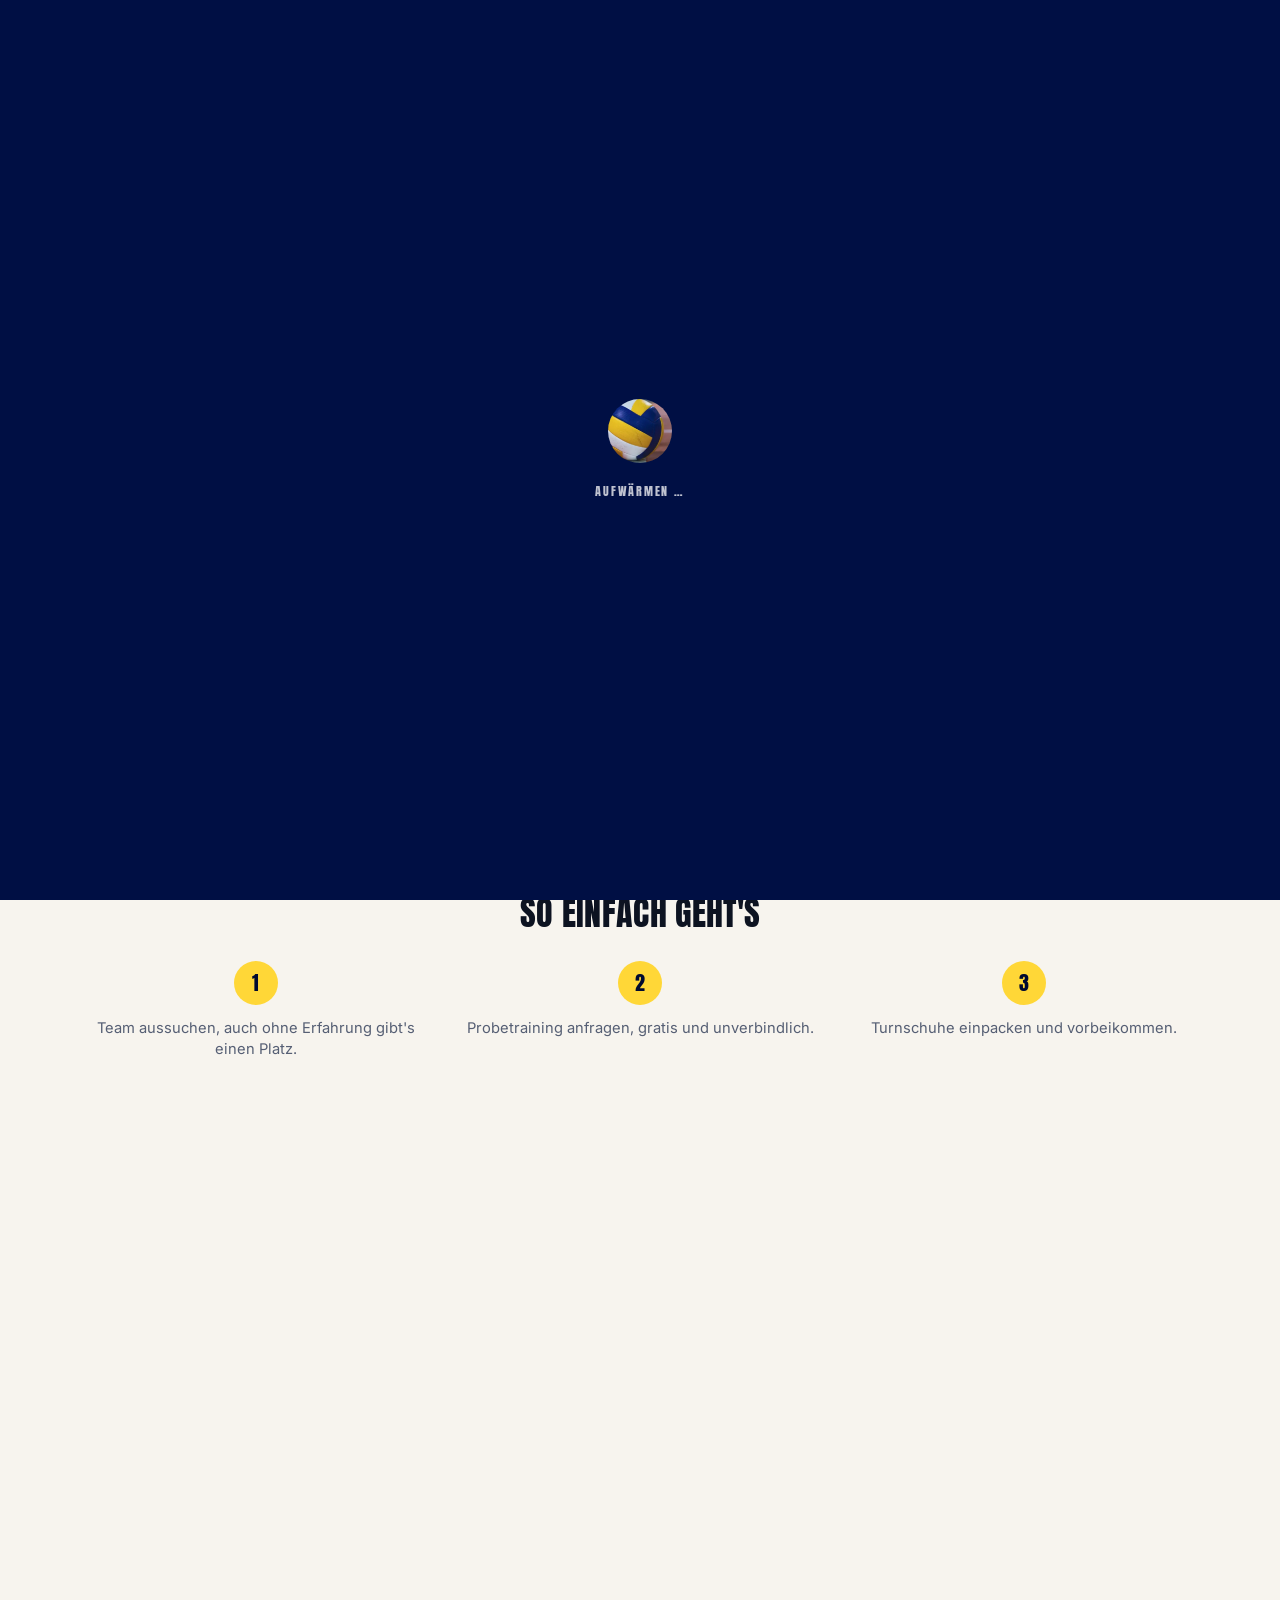
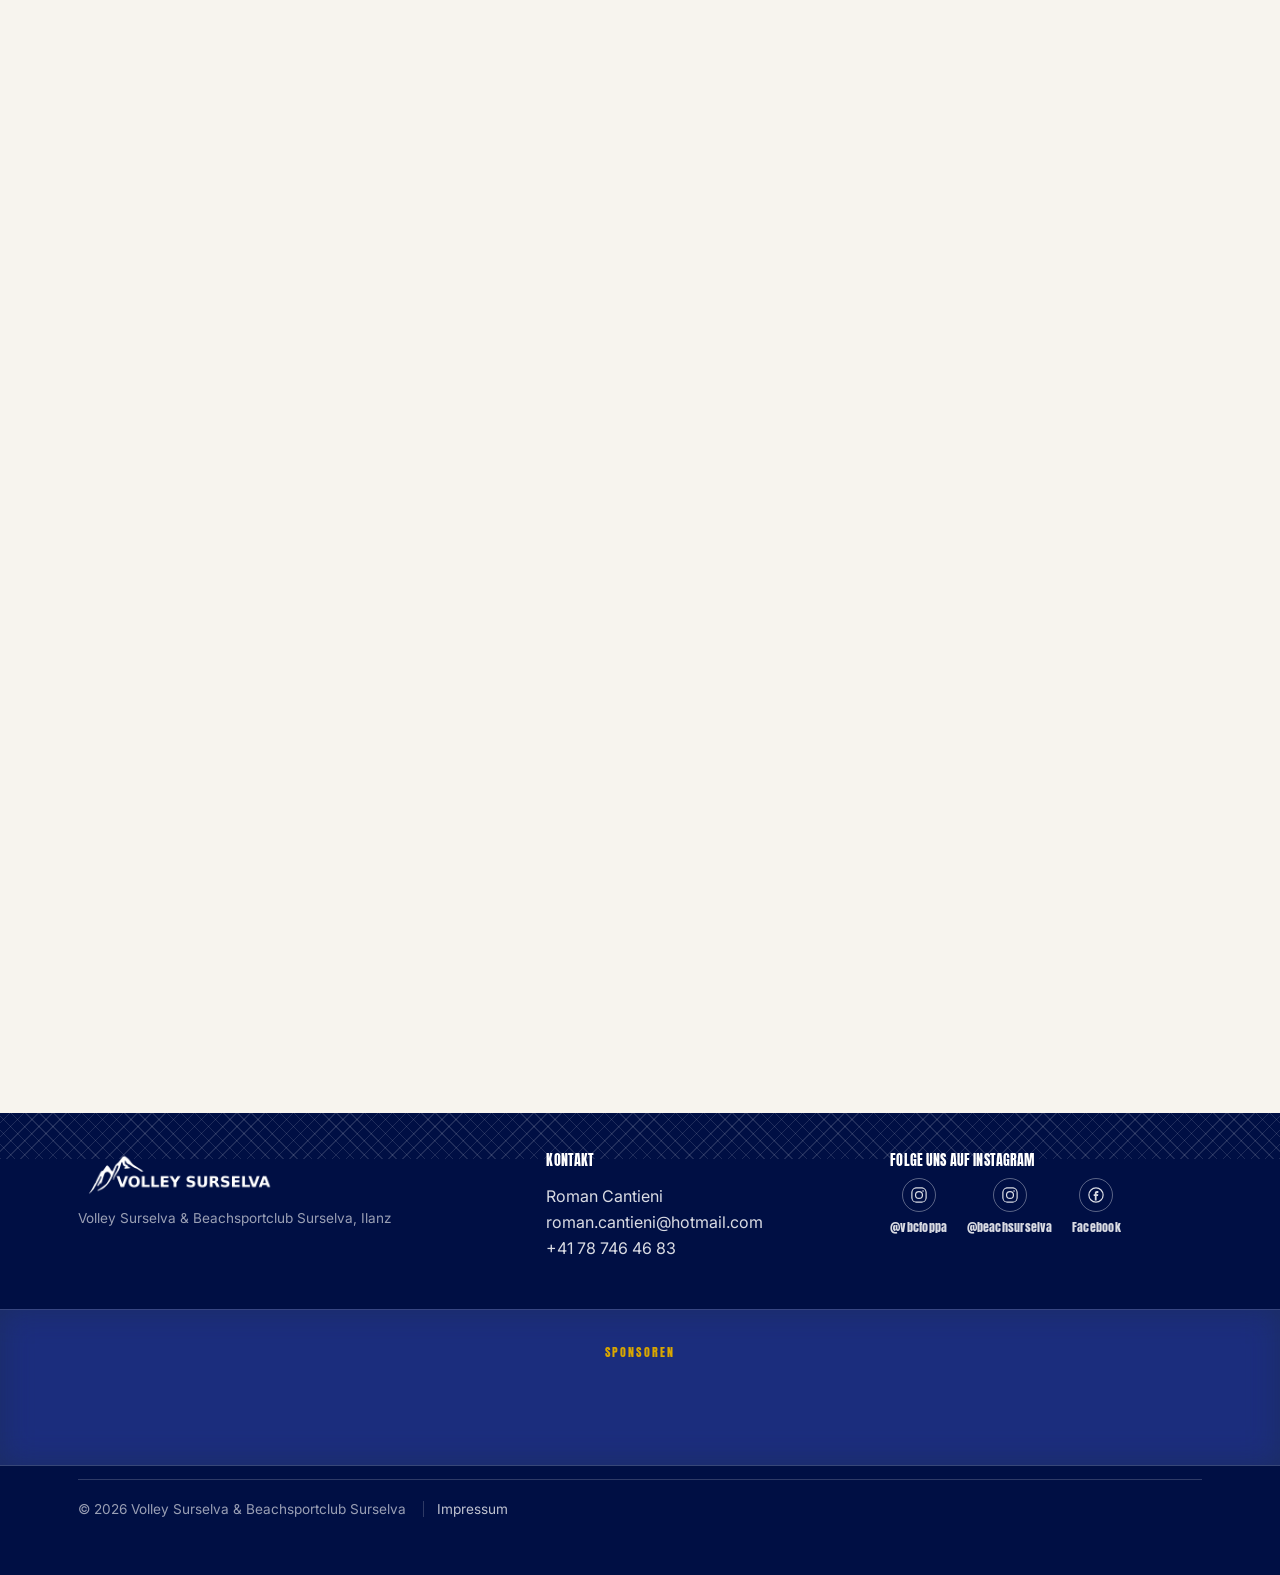
<file: index.html>
<!DOCTYPE html>
<html lang="de">
<head>
<meta charset="UTF-8">
<meta name="viewport" content="width=device-width, initial-scale=1.0">
<!-- "Was möchtest du spielen?" split-hero deactivated for now — forwards straight to home.html.
     Remove this meta refresh (and the matching noscript link below) to bring it back. -->
<meta http-equiv="refresh" content="0; url=home.html">
<title>Volley Surselva – Volleyball & Beachvolleyball in der Surselva</title>
<meta name="description" content="Volley Surselva und der Beachsportclub Surselva bringen Volleyball in die Surselva: Hallentrainings für Kids bis Erwachsene, ein eigener Beachvolleyplatz in Ilanz und Camps im Sommer. Schau vorbei oder werde Teil eines Teams.">
<link rel="preconnect" href="https://fonts.googleapis.com">
<link rel="preconnect" href="https://fonts.gstatic.com" crossorigin>
<link href="https://fonts.googleapis.com/css2?family=Anton&family=Oswald:wght@400;500;600;700&family=Inter:wght@400;500;600;700;800&family=Caveat:wght@600;700&display=swap" rel="stylesheet">
<link rel="stylesheet" href="style.css">
</head>
<body>

<noscript><a href="home.html">Weiter zu Volley Surselva →</a></noscript>

<div id="loader" class="loader">
  <div class="loader-track">
    <div class="loader-ball"><img class="ball-icon" src="images/ball-photo.jpg" alt="Volleyball"></div>
  </div>
  <div class="loader-label i18n" data-de="Aufwärmen …" data-en="Warming up …">Aufwärmen …</div>
</div>

<div class="lang-toggle" role="group" aria-label="Sprache / Language">
  <button class="lang-btn active" data-lang="de" type="button">DE</button>
  <button class="lang-btn" data-lang="en" type="button">EN</button>
</div>

<header class="site-header site-header--overlay" id="siteHeader">
  <div class="wrap navbar">
    <a href="#top" class="logo"><img src="images/logo/volley-surselva-logo.png" alt="Volley Surselva" class="logo-img"></a>
  </div>
</header>

<main id="top">

  <section id="hero" class="hero-demo">
    <div class="court" id="courtArea">
      <div class="hero-overlay">
        <h1 class="i18n" data-de="Was möchtest du spielen?" data-en="What do you want to play?">Was möchtest du spielen?</h1>
      </div>
      <div class="court-half court-indoor" data-target="indoor" style="background-image:url('images/indoor/hall-placeholder.jpg');">
        <span class="badge placeholder-badge i18n" data-de="Platzhalterfoto" data-en="Placeholder photo">Platzhalterfoto</span>
        <div class="content">
          <div class="kicker">VBC Foppa</div>
          <h2>Indoor</h2>
          <a href="home.html#teams" class="arrow i18n" data-de="Indoor entdecken →" data-en="Explore Indoor →">Indoor entdecken →</a>
        </div>
      </div>
      <div class="court-seam" aria-hidden="true"></div>
      <div class="court-half court-beach" data-target="beach">
        <video class="beach-video" id="beachVideo" muted loop playsinline preload="none" poster="images/video-posters/beachvolleilanz.jpg">
          <source src="brandvideo/beachvolleyilanz.mov" type="video/quicktime">
          <source src="brandvideo/beachvolleilanz-web.mp4" type="video/mp4">
        </video>
        <div class="content">
          <div class="kicker">@beachsurselva</div>
          <h2>Beach</h2>
          <a href="home.html#beach-anlage" class="arrow i18n" data-de="Beach entdecken →" data-en="Explore Beach →">Beach entdecken →</a>
        </div>
      </div>
      <div class="ball-wrap" id="hero-ball" tabindex="0" role="img" aria-label="Volleyball">
        <div class="ball-inner">
          <img class="ball-icon" src="images/ball-photo.jpg" alt="">
        </div>
        <span class="hero-doodle i18n" data-de="folg mir!" data-en="follow me!">folg mir!</span>
      </div>
    </div>
  </section>

</main>

<footer class="site-footer" style="padding:1.4rem 0;">
  <div class="wrap">
    <p class="fine copyright" style="border:none; padding:0; margin:0;">&copy; 2026 Volley Surselva & Beachsportclub Surselva <a href="impressum.html" class="copyright-link i18n" data-de="Impressum" data-en="Imprint">Impressum</a></p>
  </div>
</footer>

<script src="script.js"></script>
</body>
</html>
</file>
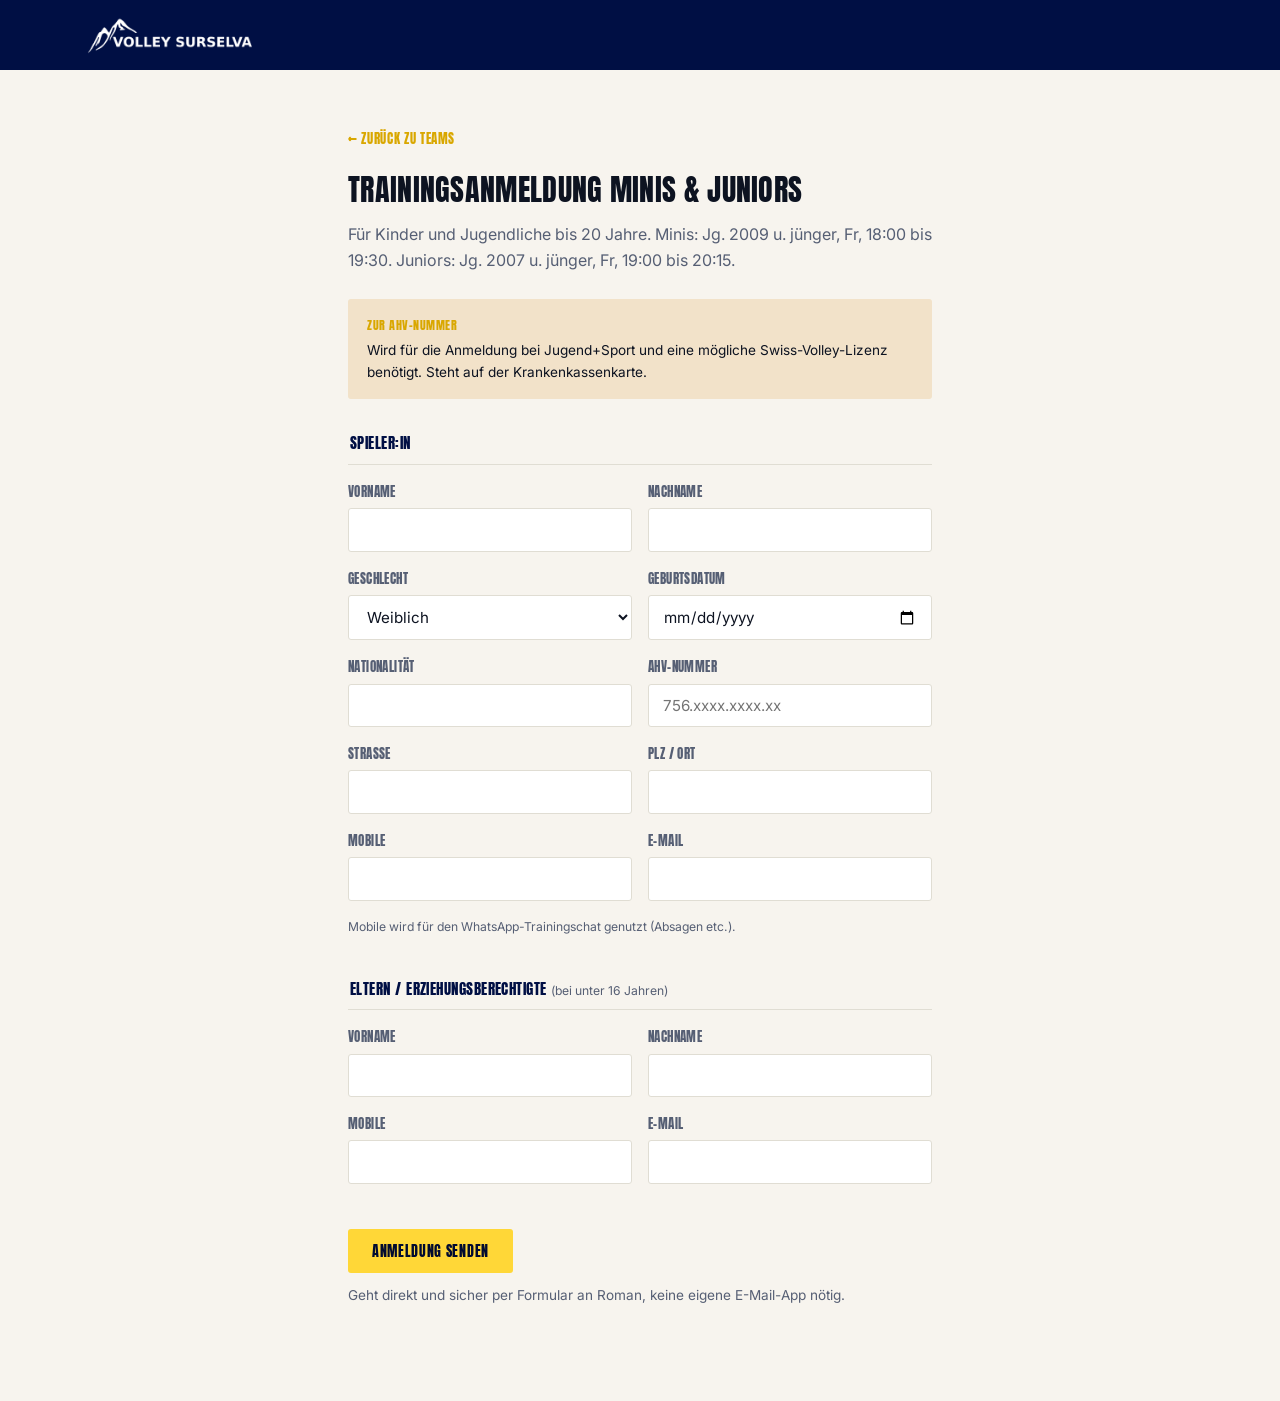
<file: anmeldung-jugend.html>
<!DOCTYPE html>
<html lang="de">
<head>
<meta charset="UTF-8">
<meta name="viewport" content="width=device-width, initial-scale=1.0">
<title>Trainingsanmeldung Kinder & Jugendliche – Volley Surselva</title>
<meta name="description" content="Anmeldung fürs Hallentraining bei Volley Surselva, für Kinder und Jugendliche bis 20 Jahre. Minis am Freitagabend, Juniors direkt im Anschluss.">
<link rel="preconnect" href="https://fonts.googleapis.com">
<link rel="preconnect" href="https://fonts.gstatic.com" crossorigin>
<link href="https://fonts.googleapis.com/css2?family=Anton&family=Oswald:wght@400;500;600;700&family=Inter:wght@400;500;600;700;800&display=swap" rel="stylesheet">
<link rel="stylesheet" href="style.css">
<style>
  .legal-wrap{ max-width:640px; margin:0 auto; padding:3.5rem 1.75rem 5rem; }
  .legal-wrap h1{ font-size:1.9rem; margin-bottom:0.4rem; }
  .legal-wrap > p{ color:var(--ink-muted); margin-bottom:1.6rem; }
  .back-link{ display:inline-block; margin-bottom:1.5rem; font-family:"Anton", "Oswald"; font-size:0.82rem; letter-spacing:0.05em; text-transform:uppercase; color:var(--sand-deep); text-decoration:none; }
  .form-note{ background:var(--sand-soft); border-radius:var(--radius); padding:1rem 1.2rem; font-size:0.85rem; color:var(--ink); margin-bottom:2rem; }
  .form-note strong{ display:block; margin-bottom:0.3rem; font-family:"Anton", "Oswald"; font-weight:400; font-size:0.78rem; letter-spacing:0.04em; text-transform:uppercase; color:var(--sand-deep); }
  fieldset{ border:none; padding:0; margin:0 0 1.8rem; }
  fieldset legend{ font-family:"Anton", "Oswald"; font-size:0.95rem; text-transform:uppercase; letter-spacing:0.03em; color:var(--navy); margin-bottom:1rem; padding-bottom:0.5rem; border-bottom:1px solid var(--line); width:100%; }
  :root[data-theme="dark"] fieldset legend{ color:var(--sand); }
  .form-hint{ font-size:0.76rem; color:var(--ink-muted); margin-top:0.3rem; font-family:"Inter"; text-transform:none; letter-spacing:normal; }
</style>
</head>
<body>

<header class="site-header">
  <div class="wrap navbar">
    <a href="home.html" class="logo"><img src="images/logo/volley-surselva-logo.png" alt="Volley Surselva" class="logo-img"></a>
  </div>
</header>

<main class="legal-wrap">
  <a href="home.html#teams" class="back-link">← Zurück zu Teams</a>
  <h1>Trainingsanmeldung Minis & Juniors</h1>
  <p>Für Kinder und Jugendliche bis 20 Jahre. Minis: Jg. 2009 u. jünger, Fr, 18:00 bis 19:30. Juniors: Jg. 2007 u. jünger, Fr, 19:00 bis 20:15.</p>

  <div class="form-note">
    <strong>Zur AHV-Nummer</strong>
    Wird für die Anmeldung bei Jugend+Sport und eine mögliche Swiss-Volley-Lizenz benötigt. Steht auf der Krankenkassenkarte.
  </div>

  <form class="contact-form" id="youthForm">
    <fieldset>
      <legend>Spieler:in</legend>
      <div class="form-row">
        <label><span>Vorname</span><input type="text" name="vorname" required></label>
        <label><span>Nachname</span><input type="text" name="nachname" required></label>
      </div>
      <div class="form-row">
        <label><span>Geschlecht</span>
          <select name="geschlecht" required>
            <option value="weiblich">Weiblich</option>
            <option value="männlich">Männlich</option>
            <option value="andere">Andere</option>
          </select>
        </label>
        <label><span>Geburtsdatum</span><input type="date" name="geburtsdatum" required></label>
      </div>
      <div class="form-row">
        <label><span>Nationalität</span><input type="text" name="nationalitaet" required></label>
        <label><span>AHV-Nummer</span><input type="text" name="ahv" placeholder="756.xxxx.xxxx.xx" required></label>
      </div>
      <div class="form-row">
        <label><span>Strasse</span><input type="text" name="strasse" required></label>
        <label><span>PLZ / Ort</span><input type="text" name="plzort" required></label>
      </div>
      <div class="form-row">
        <label><span>Mobile</span><input type="tel" name="mobile"></label>
        <label><span>E-Mail</span><input type="email" name="email"></label>
      </div>
      <p class="form-hint">Mobile wird für den WhatsApp-Trainingschat genutzt (Absagen etc.).</p>
    </fieldset>

    <fieldset>
      <legend>Eltern / Erziehungsberechtigte <span class="form-hint" style="display:inline; text-transform:none;">(bei unter 16 Jahren)</span></legend>
      <div class="form-row">
        <label><span>Vorname</span><input type="text" name="eltern_vorname"></label>
        <label><span>Nachname</span><input type="text" name="eltern_nachname"></label>
      </div>
      <div class="form-row">
        <label><span>Mobile</span><input type="tel" name="eltern_mobile"></label>
        <label><span>E-Mail</span><input type="email" name="eltern_email"></label>
      </div>
    </fieldset>

    <input type="hidden" name="_subject" value="Neue Trainingsanmeldung">
    <input type="hidden" name="_captcha" value="false">
    <input type="hidden" name="_template" value="table">
    <button type="submit" class="btn btn-primary" id="youthSubmitBtn">Anmeldung senden</button>
    <p class="fine" id="youthFormNote">Geht direkt und sicher per Formular an Roman, keine eigene E-Mail-App nötig.</p>
  </form>
  <div id="youthSuccess" hidden style="text-align:center; padding:2rem 0;">
    <div style="width:44px; height:44px; margin:0 auto 0.8rem;"><img class="ball-icon" src="images/ball-photo.jpg" alt="Volleyball"></div>
    <h2 style="text-transform:none;">Angemeldet!</h2>
    <p>Danke, deine Anmeldung ist bei Roman angekommen. Er meldet sich, sobald es losgeht.</p>
    <a href="home.html#teams" class="btn btn-secondary" style="margin-top:1rem;">Zurück zu Teams</a>
  </div>
</main>

<script>
  const youthForm = document.getElementById('youthForm');
  const youthBtn = document.getElementById('youthSubmitBtn');
  const youthNote = document.getElementById('youthFormNote');
  youthForm.addEventListener('submit', function (e) {
    e.preventDefault();
    youthBtn.disabled = true;
    youthBtn.textContent = 'Wird gesendet …';
    fetch('https://formsubmit.co/ajax/roman.cantieni@hotmail.com', {
      method: 'POST',
      headers: { Accept: 'application/json' },
      body: new FormData(youthForm),
    })
      .then((res) => { if (!res.ok) throw new Error('send failed'); return res.json(); })
      .then(() => {
        youthForm.hidden = true;
        document.getElementById('youthSuccess').hidden = false;
      })
      .catch(() => {
        youthBtn.disabled = false;
        youthBtn.textContent = 'Anmeldung senden';
        youthNote.textContent = 'Das hat leider nicht geklappt. Schreib stattdessen direkt an roman.cantieni@hotmail.com.';
        youthNote.style.color = '#c0392b';
      });
  });
</script>
</body>
</html>
</file>
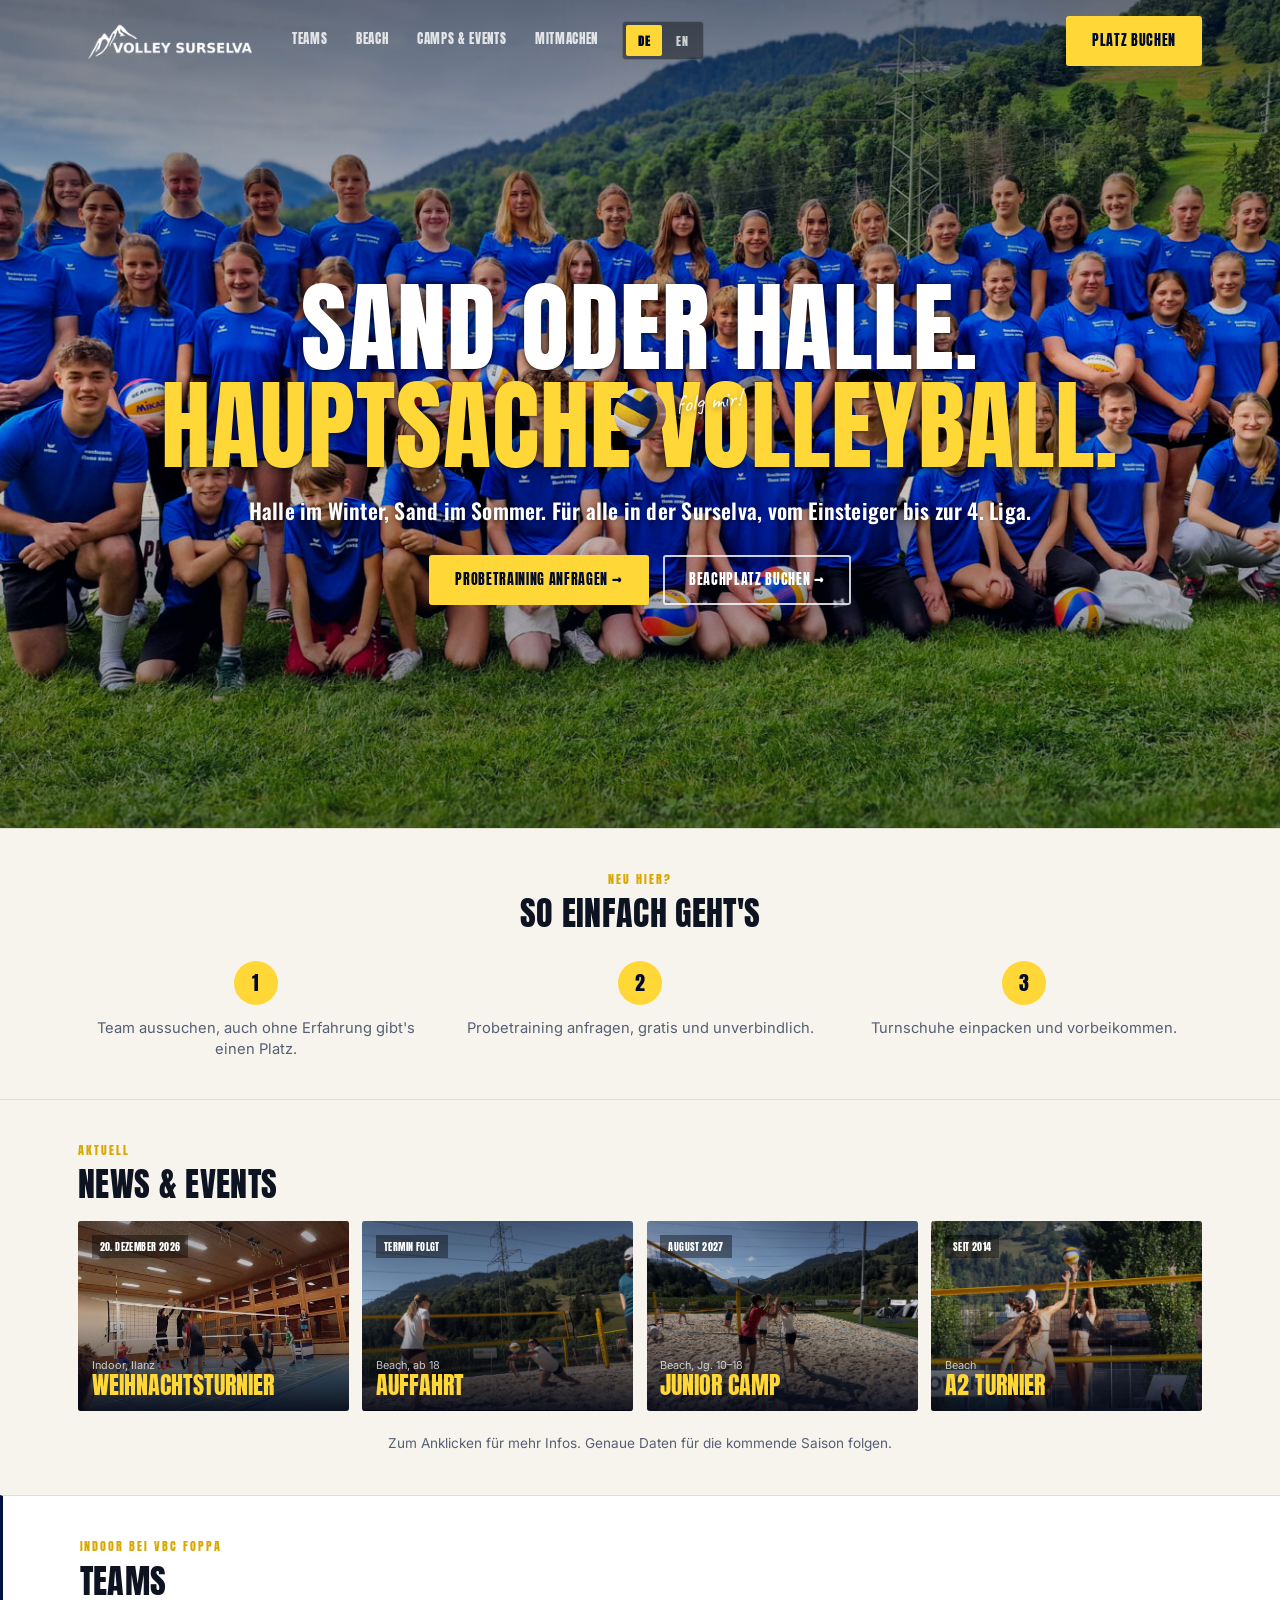
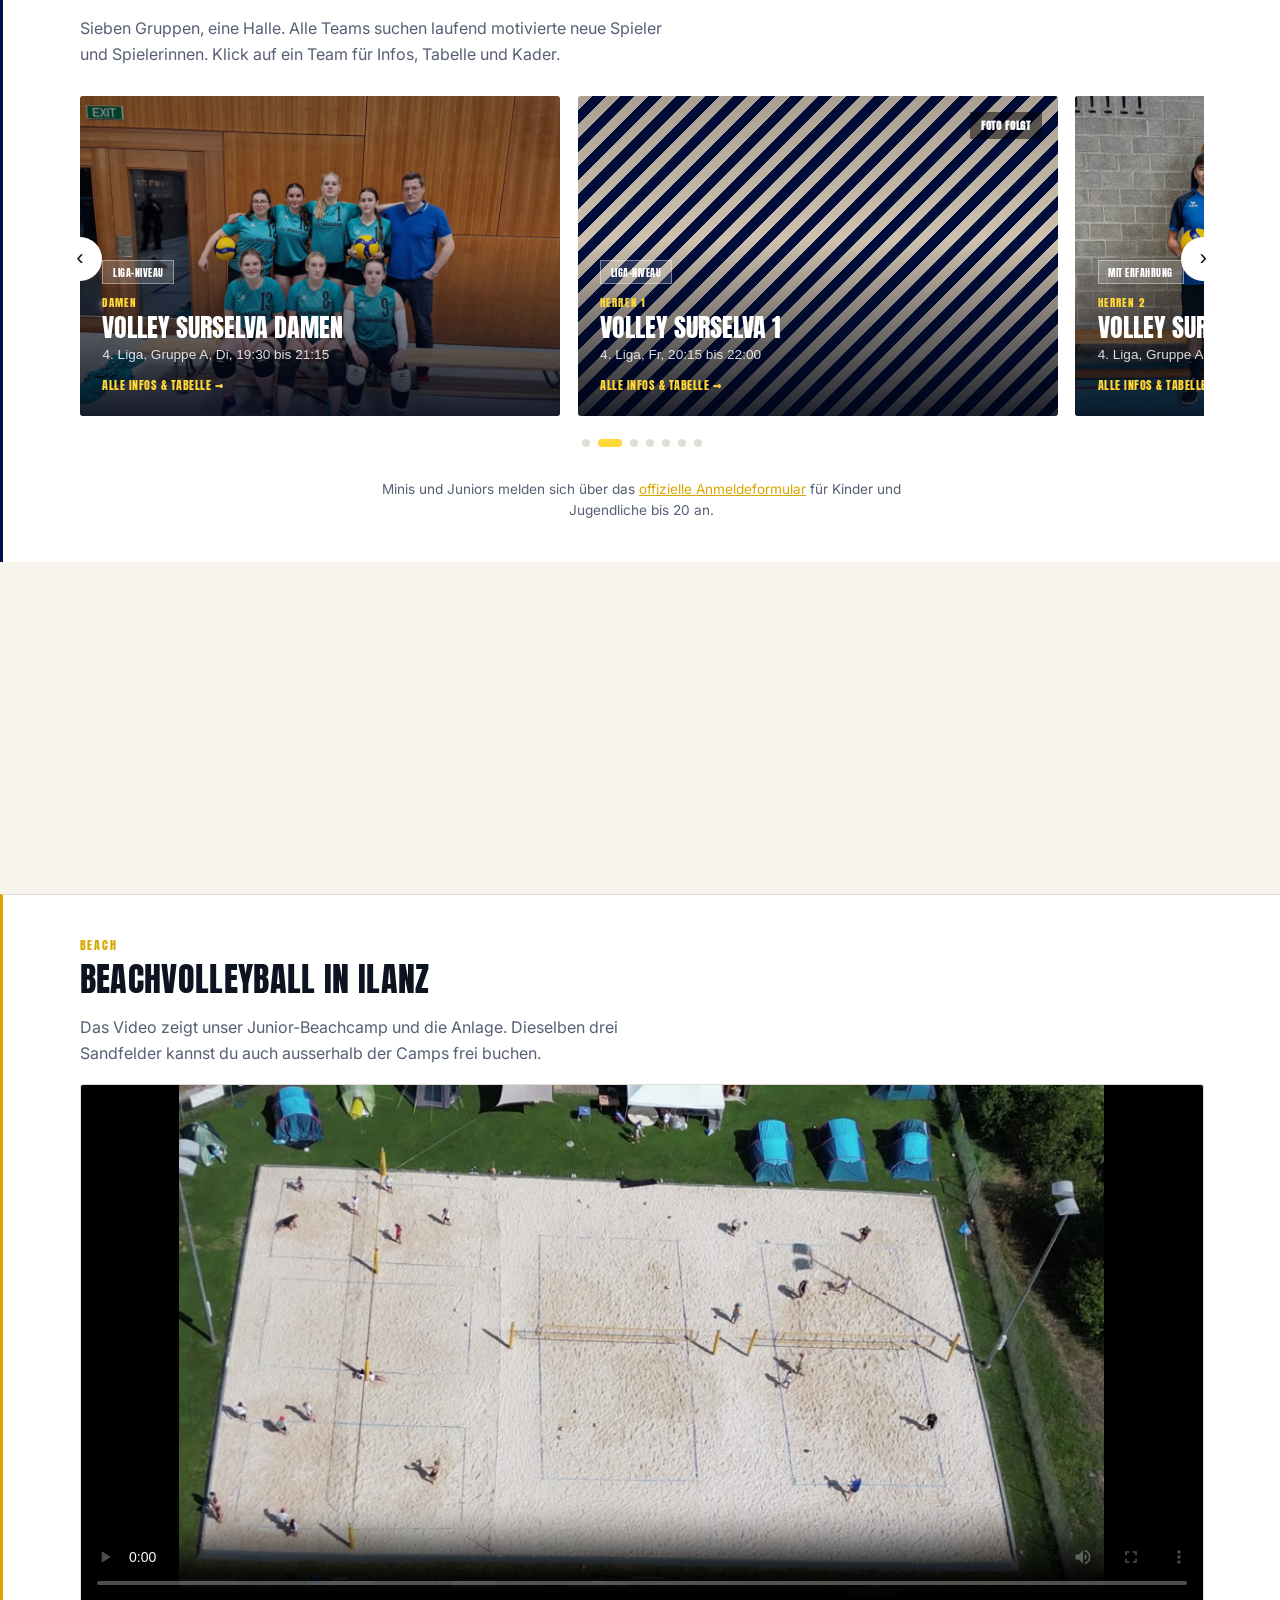
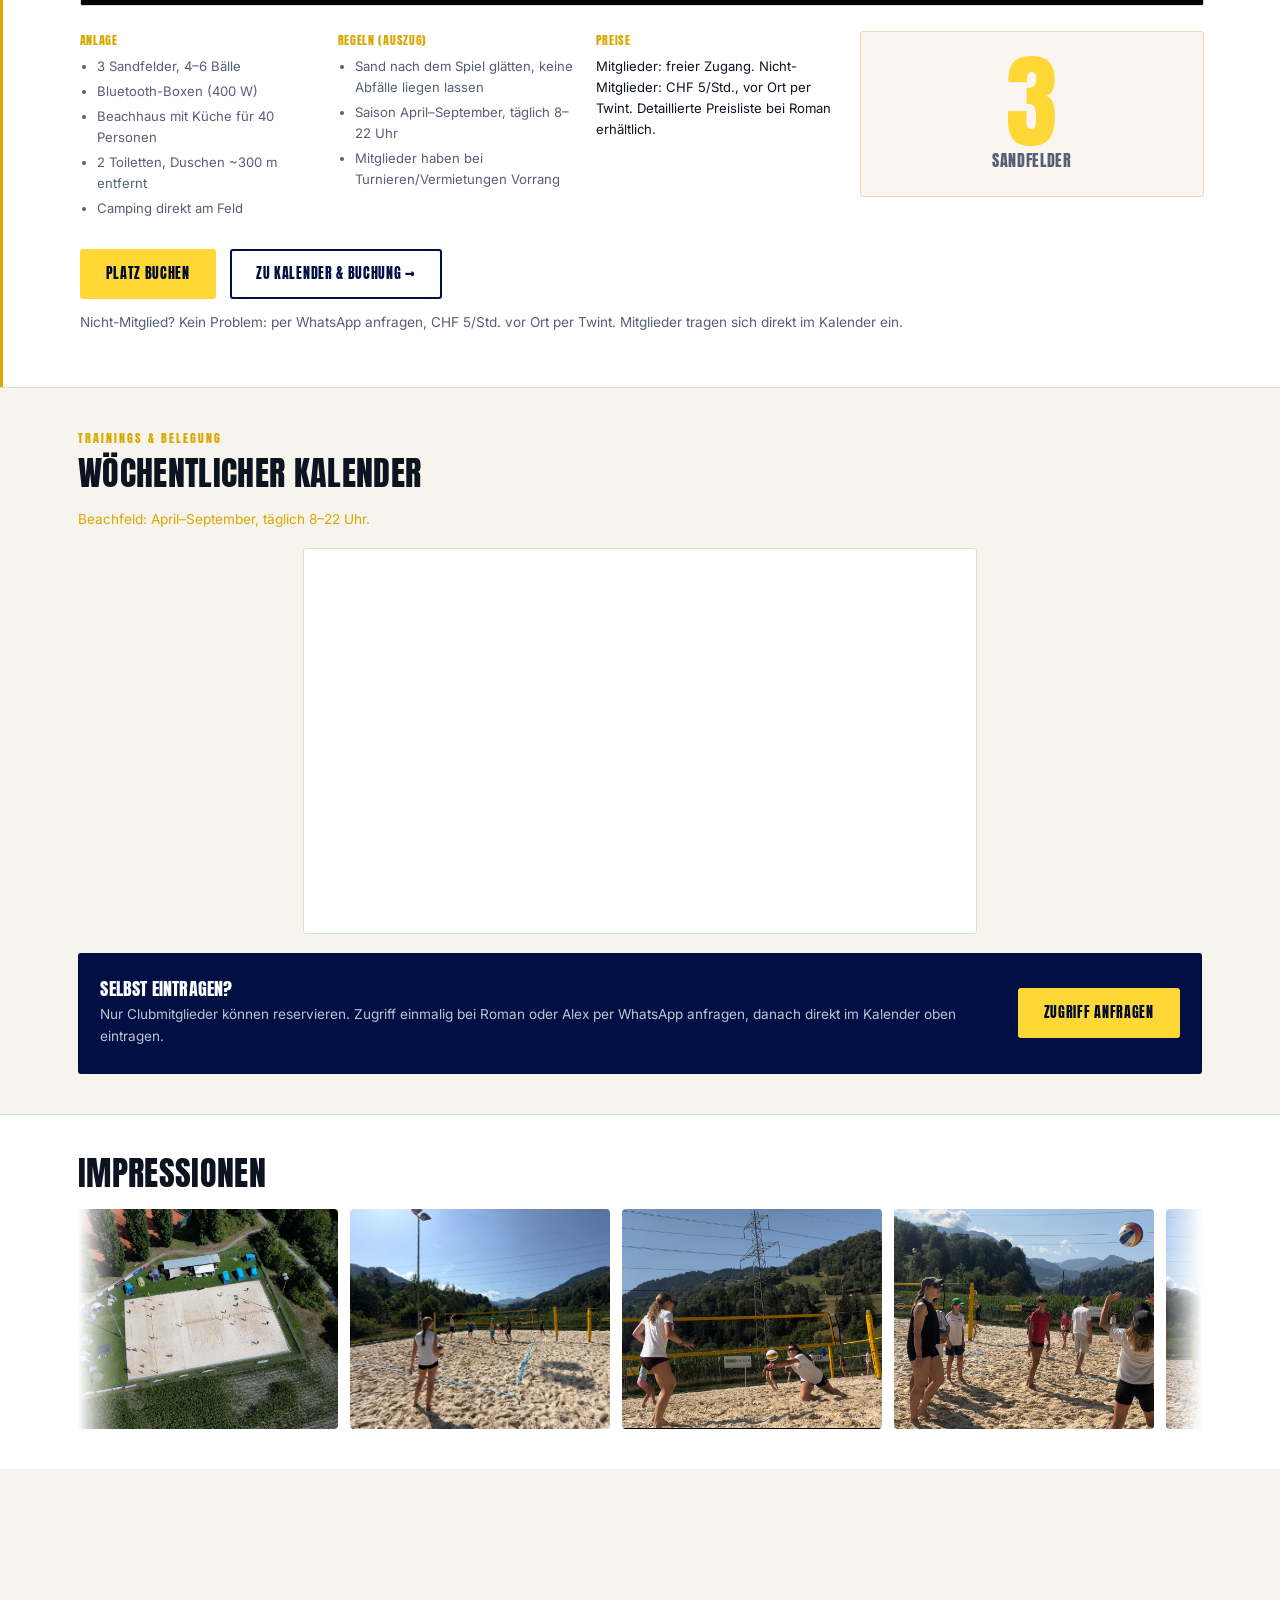
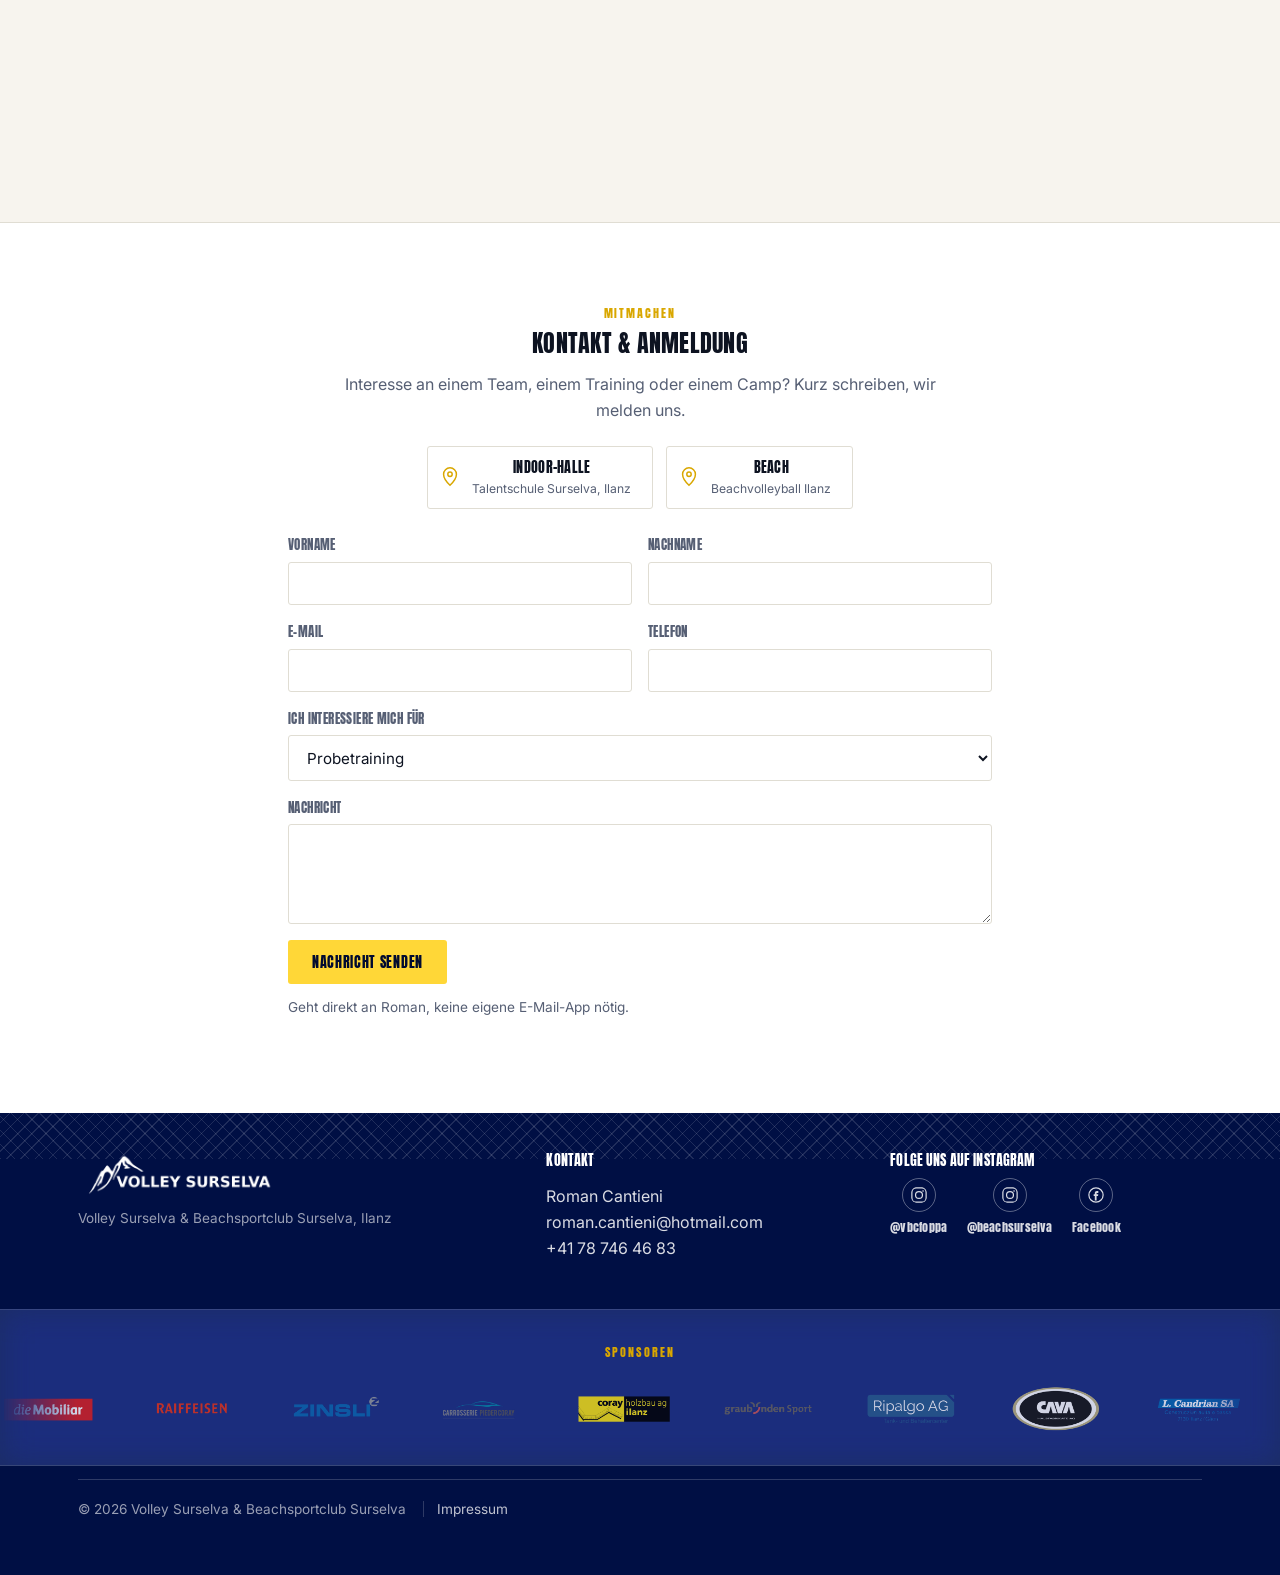
<file: home.html>
<!DOCTYPE html>
<html lang="de">
<head>
<meta charset="UTF-8">
<meta name="viewport" content="width=device-width, initial-scale=1.0">
<title>Volley Surselva – Teams, Trainings & Camps</title>
<meta name="description" content="Hier findest du alle Teams von Volley Surselva und dem Beachsportclub Surselva, die wöchentlichen Trainingszeiten, unsere Camps und Turniere sowie den Buchungskalender für die Beachvolleyballfelder in Ilanz.">
<link rel="preconnect" href="https://fonts.googleapis.com">
<link rel="preconnect" href="https://fonts.gstatic.com" crossorigin>
<link href="https://fonts.googleapis.com/css2?family=Anton&family=Oswald:wght@400;500;600;700&family=Inter:wght@400;500;600;700;800&family=Caveat:wght@600;700&display=swap" rel="stylesheet">
<link rel="stylesheet" href="style.css">
</head>
<body>

<div id="loader" class="loader">
  <div class="loader-track">
    <div class="loader-ball"><img class="ball-icon" src="images/ball-photo.jpg" alt="Volleyball"></div>
  </div>
  <div class="loader-label i18n" data-de="Aufwärmen …" data-en="Warming up …">Aufwärmen …</div>
</div>

<header class="site-header site-header--overlay" id="siteHeader">
  <div class="wrap navbar">
    <a href="#top" class="logo"><img src="images/logo/volley-surselva-logo.png" alt="Volley Surselva" class="logo-img"></a>
    <nav class="links" aria-label="Hauptnavigation">
      <a href="#teams">Teams</a>
      <a href="#beach-anlage">Beach</a>
      <a href="#events" class="i18n" data-de="Camps & Events" data-en="Camps & Events">Camps & Events</a>
      <a href="#kontakt" class="i18n" data-de="Mitmachen" data-en="Get involved">Mitmachen</a>
    </nav>
    <div class="lang-toggle lang-toggle--inline" role="group" aria-label="Sprache / Language">
      <button class="lang-btn active" data-lang="de" type="button">DE</button>
      <button class="lang-btn" data-lang="en" type="button">EN</button>
    </div>
    <a href="#" class="btn btn-primary nav-cta book-cta i18n" data-de="Platz buchen" data-en="Book a Court">Platz buchen</a>
    <button class="drawer-toggle" id="drawerToggle" aria-expanded="false" aria-controls="drawer" aria-label="Menü öffnen">
      <span></span><span></span><span></span>
    </button>
  </div>
</header>

<div class="drawer-backdrop" id="drawerBackdrop"></div>
<div class="drawer" id="drawer">
  <div class="lang-toggle lang-toggle--drawer" role="group" aria-label="Sprache / Language">
    <button class="lang-btn active" data-lang="de" type="button">DE</button>
    <button class="lang-btn" data-lang="en" type="button">EN</button>
  </div>
  <div class="drawer-split">
    <a href="#teams" class="d-indoor">Indoor</a>
    <a href="#beach-anlage" class="d-beach">Beach</a>
  </div>
  <ul>
    <li><a href="#teams">Teams</a></li>
    <li><a href="#events" class="i18n" data-de="Camps & Events" data-en="Camps & Events">Camps & Events</a></li>
    <li><a href="#" class="book-cta i18n" data-de="Platz buchen" data-en="Book a Court">Platz buchen</a></li>
    <li><a href="#kontakt" class="i18n" data-de="Mitmachen" data-en="Get involved">Mitmachen</a></li>
  </ul>
</div>

<div class="modal-overlay" id="eventModal" aria-hidden="true">
  <div class="modal-box event-modal-box" role="dialog" aria-modal="true" aria-label="Event Details">
    <button class="modal-close" id="eventModalClose" aria-label="Schliessen">✕</button>
    <div class="modal-footer">
      <h3 id="eventModalTitle"></h3>
      <ul id="eventModalDesc" class="event-modal-facts"></ul>
      <div class="event-modal-ctas">
        <a href="#" id="eventModalFormCta" class="btn btn-primary i18n" data-de="Jetzt anmelden →" data-en="Sign up now →" target="_blank" rel="noopener" hidden>Jetzt anmelden →</a>
        <a href="#" id="eventModalCta" class="btn btn-primary book-cta i18n" data-de="Per WhatsApp fragen →" data-en="Ask via WhatsApp →">Per WhatsApp fragen →</a>
        <a href="#" id="eventModalFlyerCta" class="btn btn-secondary i18n" data-de="Ausschreibung (PDF) →" data-en="Flyer (PDF) →" target="_blank" rel="noopener" hidden>Ausschreibung (PDF) →</a>
      </div>
    </div>
  </div>
</div>

<div class="modal-overlay" id="pressModal" aria-hidden="true">
  <div class="modal-box press-modal-box" role="dialog" aria-modal="true" aria-label="Presseerwähnung">
    <button class="modal-close" id="pressModalClose" aria-label="Schliessen">✕</button>
    <img class="press-modal-photo" id="pressModalPhoto" alt="">
    <div class="modal-footer">
      <p id="pressModalCaption" style="margin:0;"></p>
    </div>
  </div>
</div>

<div class="modal-overlay" id="teamModal" aria-hidden="true">
  <div class="modal-box team-modal-box" role="dialog" aria-modal="true" aria-label="Team Details">
    <button class="modal-close" id="teamModalClose" aria-label="Schliessen">✕</button>
    <div class="team-modal-photo" id="teamModalPhoto"></div>
    <div class="modal-footer">
      <h3 id="teamModalTitle"></h3>
      <p id="teamModalDesc" class="team-modal-desc" hidden></p>
      <div class="team-modal-facts">
        <div class="modal-fact" id="teamModalInfoBox" hidden>
          <div class="modal-fact-label" id="teamModalInfoLabel"></div>
          <p id="teamModalInfoValue"></p>
        </div>
        <div class="modal-fact">
          <div class="modal-fact-label i18n" data-de="Trainingszeiten" data-en="Training times">Trainingszeiten</div>
          <p id="teamModalTrainingValue"></p>
        </div>
        <div class="modal-fact">
          <div class="modal-fact-label i18n" data-de="Halle" data-en="Venue">Halle</div>
          <p><a href="https://maps.app.goo.gl/qP39YAXxyxfWTqDg7" target="_blank" rel="noopener" class="i18n" data-de="Talentschule Surselva, Ilanz →" data-en="Talentschule Surselva, Ilanz →">Talentschule Surselva, Ilanz →</a></p>
        </div>
        <div class="modal-fact" id="teamModalCoachBox" hidden>
          <div class="modal-fact-label i18n" data-de="Trainer" data-en="Coach">Trainer</div>
          <p id="teamModalCoachValue"></p>
        </div>
      </div>
      <div class="team-modal-ctas">
        <a id="teamModalSignupLink" class="btn btn-primary i18n" data-de="Jetzt anmelden →" data-en="Sign up now →">Jetzt anmelden →</a>
      </div>
      <div class="team-modal-league" id="teamModalLeagueBlock" hidden>
        <div class="team-modal-tables">
          <div class="team-modal-table-col">
            <h4 class="i18n" data-de="Rangliste" data-en="Standings">Rangliste</h4>
            <table class="team-table" id="teamModalStandings"></table>
          </div>
          <div class="team-modal-table-col">
            <h4 class="i18n" data-de="Kader" data-en="Roster">Kader</h4>
            <table class="team-table" id="teamModalRoster"></table>
          </div>
        </div>
        <p class="fine" id="teamModalStand"></p>
      </div>
    </div>
  </div>
</div>

<div class="camp-promo" id="campPromo" role="complementary" aria-label="Camp- und Retreat-Anfrage" hidden>
  <button class="camp-promo-close" id="campPromoClose" aria-label="Schliessen" type="button">✕</button>
  <div class="camp-promo-ball" aria-hidden="true"><img class="ball-icon" src="images/ball-photo.jpg" alt=""></div>
  <div class="camp-promo-body">
    <div class="camp-promo-title i18n" data-de="Eigenes Camp oder Firmen-Retreat?" data-en="Planning your own camp or team retreat?">Eigenes Camp oder Firmen-Retreat?</div>
    <p class="camp-promo-text i18n" data-de="Wir unterstützen euch gerne dabei, ein Gruppen-Camp oder Retreat am Beach auf die Beine zu stellen. Frag unverbindlich an." data-en="We're happy to help you put together a group camp or retreat at the beach. Just ask, no strings attached.">Wir unterstützen euch gerne dabei, ein Gruppen-Camp oder Retreat am Beach auf die Beine zu stellen. Frag unverbindlich an.</p>
    <a href="#" id="campPromoCta" class="btn btn-primary book-cta i18n" data-de="Jetzt anfragen →" data-en="Ask now →" data-de-msg="Hallo, wir planen ein Camp bzw. Retreat am Beach für unsere Gruppe und würden uns über eure Unterstützung freuen. Könnt ihr uns mehr Infos schicken?" data-en-msg="Hi, we're planning a camp or retreat at the beach for our group and would love your support. Could you send us more info?" target="_blank" rel="noopener">Jetzt anfragen →</a>
  </div>
</div>

<main id="top">

  <section id="courtArea" class="reveal intro-band" style="border-top:none;">
    <img class="intro-band-photo-bg" src="images/Beachvolleyteamsurselva.jpg" alt="Gruppenfoto Beachcamp Kids vor der Bergkulisse der Surselva">
    <div class="intro-band-veil" aria-hidden="true"></div>
    <div class="wrap intro-band-content">
      <h1 class="intro-band-hook">
        <span class="i18n" data-de="Sand oder Halle." data-en="Sand or hall.">Sand oder Halle.</span>
        <span class="hook-accent i18n" data-de="Hauptsache Volleyball." data-en="As long as it's volleyball.">Hauptsache Volleyball.</span>
      </h1>
      <p class="lead i18n" data-de="Halle im Winter, Sand im Sommer. Für alle in der Surselva, vom Einsteiger bis zur 4. Liga." data-en="Indoor in winter, sand in summer. For everyone in the Surselva, from beginners to 4th league.">Halle im Winter, Sand im Sommer. Für alle in der Surselva, vom Einsteiger bis zur 4. Liga.</p>
      <div class="hero-ctas">
        <a href="#kontakt" id="heroTrialCta" class="btn btn-primary i18n" data-de="Probetraining anfragen →" data-en="Request a trial training →">Probetraining anfragen →</a>
        <a href="#" class="btn btn-secondary book-cta i18n" data-de="Beachplatz buchen →" data-en="Book a beach court →" data-de-msg="Hallo, ich möchte gerne einen Beachplatz buchen." data-en-msg="Hi, I would like to book a beach court.">Beachplatz buchen →</a>
      </div>
    </div>
    <div class="ball-wrap" id="hero-ball" tabindex="0" role="img" aria-label="Volleyball">
      <div class="ball-inner">
        <img class="ball-icon" src="images/ball-photo.jpg" alt="">
      </div>
      <span class="hero-doodle i18n" data-de="folg mir!" data-en="follow me!">folg mir!</span>
    </div>
  </section>

  <section id="neu-hier" class="reveal">
    <div class="wrap">
      <div class="section-head center">
        <div class="eyebrow i18n" data-de="Neu hier?" data-en="New here?">Neu hier?</div>
        <h2 class="i18n" data-de="So einfach geht's" data-en="Here's how it works">So einfach geht's</h2>
      </div>
      <div class="steps-row">
        <div class="step">
          <span class="step-num">1</span>
          <p class="i18n" data-de="Team aussuchen, auch ohne Erfahrung gibt's einen Platz." data-en="Pick a team, no experience necessary.">Team aussuchen, auch ohne Erfahrung gibt's einen Platz.</p>
        </div>
        <div class="step">
          <span class="step-num">2</span>
          <p class="i18n" data-de="Probetraining anfragen, gratis und unverbindlich." data-en="Request a trial training, free and no obligation.">Probetraining anfragen, gratis und unverbindlich.</p>
        </div>
        <div class="step">
          <span class="step-num">3</span>
          <p class="i18n" data-de="Turnschuhe einpacken und vorbeikommen." data-en="Pack your sneakers and come by.">Turnschuhe einpacken und vorbeikommen.</p>
        </div>
      </div>
    </div>
  </section>

  <section id="events" class="reveal">
    <div class="wrap">
      <div class="section-head">
        <div class="eyebrow i18n" data-de="Aktuell" data-en="Right now">Aktuell</div>
        <h2 class="i18n" data-de="News & Events" data-en="News & Events">News & Events</h2>
      </div>
      <div class="event-card-row">
        <button type="button" class="event-card" data-event="weihnachtsturnier" style="background-image:url('images/indoor/hall-placeholder.jpg');">
          <span class="event-card-date i18n" data-de="20. Dezember 2026" data-en="20 December 2026">20. Dezember 2026</span>
          <span class="event-card-bottom"><span class="event-card-meta i18n" data-de="Indoor, Ilanz" data-en="Indoor, Ilanz">Indoor, Ilanz</span><span class="event-card-name">Weihnachtsturnier</span></span>
        </button>
        <button type="button" class="event-card" data-event="camp-auffahrt" style="background-image:url('images/actionshot2.png');">
          <span class="event-card-date i18n" data-de="Termin folgt" data-en="Date TBA">Termin folgt</span>
          <span class="event-card-bottom"><span class="event-card-meta i18n" data-de="Beach, ab 18" data-en="Beach, 18+">Beach, ab 18</span><span class="event-card-name">Auffahrt</span></span>
        </button>
        <button type="button" class="event-card" data-event="camp-junior" style="background-image:url('images/kids-highfive-eachother-smiling.png');">
          <span class="event-card-date i18n" data-de="August 2027" data-en="August 2027">August 2027</span>
          <span class="event-card-bottom"><span class="event-card-meta i18n" data-de="Beach, Jg. 10–18" data-en="Beach, Ages 10–18">Beach, Jg. 10–18</span><span class="event-card-name">Junior Camp</span></span>
        </button>
        <button type="button" class="event-card" data-event="a2-turnier" style="background-image:url('images/a2-turnier-block-action.jpg');">
          <span class="event-card-date i18n" data-de="Seit 2014" data-en="Since 2014">Seit 2014</span>
          <span class="event-card-bottom"><span class="event-card-meta">Beach</span><span class="event-card-name">A2 Turnier</span></span>
        </button>
      </div>
      <p class="fine center i18n" data-de="Zum Anklicken für mehr Infos. Genaue Daten für die kommende Saison folgen." data-en="Click any event for more info. Exact dates for the coming season are announced soon.">Zum Anklicken für mehr Infos. Genaue Daten für die kommende Saison folgen.</p>
    </div>
  </section>

  <section id="teams" class="reveal zone-indoor">
    <div class="wrap">
      <div class="section-head">
        <div class="eyebrow i18n" data-de="Indoor bei VBC Foppa" data-en="Indoor at VBC Foppa">Indoor bei VBC Foppa</div>
        <h2>Teams</h2>
        <p class="sec-dek i18n" data-de="Sieben Gruppen, eine Halle. Alle Teams suchen laufend motivierte neue Spieler und Spielerinnen. Klick auf ein Team für Infos, Tabelle und Kader." data-en="Seven groups, one hall. All teams are always looking for motivated new players. Click a team for info, standings and roster.">Sieben Gruppen, eine Halle. Alle Teams suchen laufend motivierte neue Spieler und Spielerinnen. Klick auf ein Team für Infos, Tabelle und Kader.</p>
      </div>
    </div>
    <div class="team-slider">
      <div class="wrap team-slider-wrap">
        <button class="team-slider-arrow team-slider-prev" id="teamPrev" aria-label="Zurück" type="button">‹</button>
        <div class="team-slider-track" id="teamSliderTrack">
          <button type="button" class="team-slide" data-team="damen" style="background-image:url('images/teams/damen.jpg');">
            <span class="team-slide-badge team-slide-badge-recruit i18n" data-de="Sucht Spielerinnen" data-en="Recruiting">Sucht Spielerinnen</span>
            <span class="team-slide-content">
              <span class="team-slide-level i18n" data-de="Liga-Niveau" data-en="League level">Liga-Niveau</span>
              <span class="team-slide-cat">Damen</span>
              <span class="team-slide-name">Volley Surselva Damen</span>
              <span class="team-slide-meta i18n" data-de="4. Liga, Gruppe A, Di, 19:30 bis 21:15" data-en="4th league, Group A, Tue, 19:30 to 21:15">4. Liga, Gruppe A, Di, 19:30 bis 21:15</span>
              <span class="team-slide-more i18n" data-de="Alle Infos & Tabelle →" data-en="Full info & standings →">Alle Infos & Tabelle →</span>
            </span>
          </button>
          <button type="button" class="team-slide team-slide-placeholder" data-team="herren1">
            <span class="team-slide-badge team-slide-badge-recruit i18n" data-de="Sucht Spieler" data-en="Recruiting">Sucht Spieler</span>
            <span class="team-slide-badge team-slide-badge-right i18n" data-de="Foto folgt" data-en="Photo coming">Foto folgt</span>
            <span class="team-slide-content">
              <span class="team-slide-level i18n" data-de="Liga-Niveau" data-en="League level">Liga-Niveau</span>
              <span class="team-slide-cat">Herren 1</span>
              <span class="team-slide-name">Volley Surselva 1</span>
              <span class="team-slide-meta i18n" data-de="4. Liga, Fr, 20:15 bis 22:00" data-en="4th league, Fri, 20:15 to 22:00">4. Liga, Fr, 20:15 bis 22:00</span>
              <span class="team-slide-more i18n" data-de="Alle Infos & Tabelle →" data-en="Full info & standings →">Alle Infos & Tabelle →</span>
            </span>
          </button>
          <button type="button" class="team-slide" data-team="herren2" style="background-image:url('images/teams/herren-2.jpg');">
            <span class="team-slide-badge team-slide-badge-recruit i18n" data-de="Sucht Spieler" data-en="Recruiting">Sucht Spieler</span>
            <span class="team-slide-content">
              <span class="team-slide-level i18n" data-de="Mit Erfahrung" data-en="Experience helpful">Mit Erfahrung</span>
              <span class="team-slide-cat">Herren 2</span>
              <span class="team-slide-name">Volley Surselva 2</span>
              <span class="team-slide-meta i18n" data-de="4. Liga, Gruppe A, Do, 19:00 bis 21:00" data-en="4th league, Group A, Thu, 19:00 to 21:00">4. Liga, Gruppe A, Do, 19:00 bis 21:00</span>
              <span class="team-slide-more i18n" data-de="Alle Infos & Tabelle →" data-en="Full info & standings →">Alle Infos & Tabelle →</span>
            </span>
          </button>
          <button type="button" class="team-slide team-slide-placeholder" data-team="minis">
            <span class="team-slide-badge i18n" data-de="Für Jg. 2009 u. jünger" data-en="Born 2009 or later">Für Jg. 2009 u. jünger</span>
            <span class="team-slide-badge team-slide-badge-right i18n" data-de="Foto folgt" data-en="Photo coming">Foto folgt</span>
            <span class="team-slide-content">
              <span class="team-slide-cat i18n" data-de="Jugend" data-en="Youth">Jugend</span>
              <span class="team-slide-name">Minis</span>
              <span class="team-slide-meta i18n" data-de="Jg. 2009 u. jünger, Fr, 18:00 bis 19:30" data-en="Born 2009 or later, Fri, 18:00 to 19:30">Jg. 2009 u. jünger, Fr, 18:00 bis 19:30</span>
              <span class="team-slide-more i18n" data-de="Alle Infos →" data-en="Full info →">Alle Infos →</span>
            </span>
          </button>
          <button type="button" class="team-slide team-slide-placeholder" data-team="juniors">
            <span class="team-slide-badge i18n" data-de="Für Jg. 2007 u. jünger" data-en="Born 2007 or later">Für Jg. 2007 u. jünger</span>
            <span class="team-slide-badge team-slide-badge-right i18n" data-de="Foto folgt" data-en="Photo coming">Foto folgt</span>
            <span class="team-slide-content">
              <span class="team-slide-cat i18n" data-de="Jugend" data-en="Youth">Jugend</span>
              <span class="team-slide-name">Juniors</span>
              <span class="team-slide-meta i18n" data-de="Jg. 2007 u. jünger, Fr, 19:00 bis 20:15" data-en="Born 2007 or later, Fri, 19:00 to 20:15">Jg. 2007 u. jünger, Fr, 19:00 bis 20:15</span>
              <span class="team-slide-more i18n" data-de="Alle Infos →" data-en="Full info →">Alle Infos →</span>
            </span>
          </button>
          <button type="button" class="team-slide team-slide-placeholder" data-team="u18frauen">
            <span class="team-slide-badge team-slide-badge-recruit i18n" data-de="Sucht Spielerinnen" data-en="Recruiting">Sucht Spielerinnen</span>
            <span class="team-slide-badge team-slide-badge-right i18n" data-de="Foto folgt" data-en="Photo coming">Foto folgt</span>
            <span class="team-slide-content">
              <span class="team-slide-cat i18n" data-de="Jugend" data-en="Youth">Jugend</span>
              <span class="team-slide-name">U18 Frauen</span>
              <span class="team-slide-meta i18n" data-de="U18, Zeit folgt" data-en="U18, Time TBA">U18, Zeit folgt</span>
              <span class="team-slide-more i18n" data-de="Alle Infos →" data-en="Full info →">Alle Infos →</span>
            </span>
          </button>
          <button type="button" class="team-slide team-slide-placeholder" data-team="plausch">
            <span class="team-slide-badge i18n" data-de="Für alle" data-en="Open to all">Für alle</span>
            <span class="team-slide-badge team-slide-badge-right i18n" data-de="Foto folgt" data-en="Photo coming">Foto folgt</span>
            <span class="team-slide-content">
              <span class="team-slide-level i18n" data-de="Einsteiger willkommen" data-en="Beginners welcome">Einsteiger willkommen</span>
              <span class="team-slide-cat i18n" data-de="Plausch" data-en="Recreational">Plausch</span>
              <span class="team-slide-name">Plausch Dienstag</span>
              <span class="team-slide-meta i18n" data-de="Di, Zeit folgt" data-en="Tue, Time TBA">Di, Zeit folgt</span>
              <span class="team-slide-more i18n" data-de="Alle Infos →" data-en="Full info →">Alle Infos →</span>
            </span>
          </button>
        </div>
        <button class="team-slider-arrow team-slider-next" id="teamNext" aria-label="Weiter" type="button">›</button>
      </div>
      <div class="team-slider-dots wrap" id="teamDots">
        <button class="team-slider-dot active" data-index="0" aria-label="Damen" type="button"></button>
        <button class="team-slider-dot" data-index="1" aria-label="Herren 1" type="button"></button>
        <button class="team-slider-dot" data-index="2" aria-label="Herren 2" type="button"></button>
        <button class="team-slider-dot" data-index="3" aria-label="Minis" type="button"></button>
        <button class="team-slider-dot" data-index="4" aria-label="Juniors" type="button"></button>
        <button class="team-slider-dot" data-index="5" aria-label="U18 Frauen" type="button"></button>
        <button class="team-slider-dot" data-index="6" aria-label="Plausch Dienstag" type="button"></button>
      </div>
    </div>
    <div class="wrap">
      <p class="fine center">
        <span class="i18n" data-de="Minis und Juniors melden sich über das" data-en="Minis and Juniors sign up via the">Minis und Juniors melden sich über das</span>
        <a href="anmeldung-jugend.html" class="i18n" data-de="offizielle Anmeldeformular" data-en="official registration form">offizielle Anmeldeformular</a>
        <span class="i18n" data-de="für Kinder und Jugendliche bis 20 an." data-en="for children and youth up to age 20.">für Kinder und Jugendliche bis 20 an.</span>
      </p>
    </div>
  </section>

  <section id="news" class="reveal">
    <div class="wrap">
      <div class="section-head">
        <div class="eyebrow i18n" data-de="In den Medien" data-en="In the media">In den Medien</div>
        <h2 class="i18n" data-de="Presseschau" data-en="Press coverage">Presseschau</h2>
      </div>
      <div class="press-ring-row">
        <button type="button" class="press-ring" data-photo="images/news/ruinaulta-2022-04-14.jpg">
          <span class="press-ring-photo" style="background-image:url('images/news/ruinaulta-2022-04-14.jpg');"></span>
          <span class="press-ring-source">ruinaulta</span>
          <span class="press-ring-date">14.4.2022</span>
        </button>
        <a href="https://www.rtr.ch/sport/regiunal/ballarait-volley-surselva-enavos-en-la-2-liga" target="_blank" rel="noopener" class="press-ring press-ring-link">
          <span class="press-ring-photo press-ring-noimg"><svg class="press-ring-icon" viewBox="0 0 24 24" fill="none" aria-hidden="true"><rect x="3" y="5" width="18" height="14" rx="1.5" stroke="currentColor" stroke-width="1.6"/><path d="M6.5 8.5h6M6.5 11h6M6.5 13.5h4" stroke="currentColor" stroke-width="1.4" stroke-linecap="round"/><path d="M15 8.5h2.5M15 11h2.5M15 13.5h2.5" stroke="currentColor" stroke-width="1.4" stroke-linecap="round"/></svg></span>
          <span class="press-ring-source">RTR Sport</span>
          <span class="press-ring-date">21.5.2022</span>
        </a>
        <button type="button" class="press-ring" data-photo="images/news/ruinaulta-2022-03-25.jpg">
          <span class="press-ring-photo" style="background-image:url('images/news/ruinaulta-2022-03-25.jpg');"></span>
          <span class="press-ring-source">ruinaulta</span>
          <span class="press-ring-date">25.3.2022</span>
        </button>
        <a href="https://www.rtr.ch/sport/regiunal/beachvolley-l-elita-da-ballareit-sin-sablun-a-glion" target="_blank" rel="noopener" class="press-ring press-ring-link">
          <span class="press-ring-photo press-ring-noimg"><svg class="press-ring-icon" viewBox="0 0 24 24" fill="none" aria-hidden="true"><rect x="3" y="5" width="18" height="14" rx="1.5" stroke="currentColor" stroke-width="1.6"/><path d="M6.5 8.5h6M6.5 11h6M6.5 13.5h4" stroke="currentColor" stroke-width="1.4" stroke-linecap="round"/><path d="M15 8.5h2.5M15 11h2.5M15 13.5h2.5" stroke="currentColor" stroke-width="1.4" stroke-linecap="round"/></svg></span>
          <span class="press-ring-source">RTR Sport</span>
          <span class="press-ring-date">17.8.2019</span>
        </a>
      </div>
    </div>
  </section>

  <section id="beach-anlage" class="reveal zone-beach">
    <div class="wrap">
      <div class="section-head">
        <div class="eyebrow">Beach</div>
        <h2 class="i18n" data-de="Beachvolleyball in Ilanz" data-en="Beach volleyball in Ilanz">Beachvolleyball in Ilanz</h2>
        <p class="sec-dek i18n" data-de="Das Video zeigt unser Junior-Beachcamp und die Anlage. Dieselben drei Sandfelder kannst du auch ausserhalb der Camps frei buchen." data-en="The video shows our Junior Beach Camp and the facility. The same three sand courts are also open for public booking outside of camp weeks.">Das Video zeigt unser Junior-Beachcamp und die Anlage. Dieselben drei Sandfelder kannst du auch ausserhalb der Camps frei buchen.</p>
      </div>
      <div class="beach-video-wrap">
        <video id="beachAnlageVideo" controls playsinline poster="images/video-posters/beachvolleilanz.jpg">
          <source src="brandvideo/beachvolleyilanz.mov" type="video/quicktime">
          <source src="brandvideo/beachvolleilanz-web.mp4" type="video/mp4">
        </video>
      </div>
      <div class="beach-anlage-grid">
        <div class="modal-facts">
          <div class="modal-fact">
            <div class="modal-fact-label i18n" data-de="Anlage" data-en="Facility">Anlage</div>
            <ul>
              <li class="i18n" data-de="3 Sandfelder, 4–6 Bälle" data-en="3 sand courts, 4–6 balls">3 Sandfelder, 4–6 Bälle</li>
              <li class="i18n" data-de="Bluetooth-Boxen (400 W)" data-en="Bluetooth speakers (400 W)">Bluetooth-Boxen (400 W)</li>
              <li class="i18n" data-de="Beachhaus mit Küche für 40 Personen" data-en="Beach house with kitchen for 40">Beachhaus mit Küche für 40 Personen</li>
              <li class="i18n" data-de="2 Toiletten, Duschen ~300 m entfernt" data-en="2 restrooms, showers ~300 m away">2 Toiletten, Duschen ~300 m entfernt</li>
              <li class="i18n" data-de="Camping direkt am Feld" data-en="Camping right at the court">Camping direkt am Feld</li>
            </ul>
          </div>
          <div class="modal-fact">
            <div class="modal-fact-label i18n" data-de="Regeln (Auszug)" data-en="Rules (excerpt)">Regeln (Auszug)</div>
            <ul>
              <li class="i18n" data-de="Sand nach dem Spiel glätten, keine Abfälle liegen lassen" data-en="Level the sand after play, no litter">Sand nach dem Spiel glätten, keine Abfälle liegen lassen</li>
              <li class="i18n" data-de="Saison April–September, täglich 8–22 Uhr" data-en="Season April–September, daily 8am–10pm">Saison April–September, täglich 8–22 Uhr</li>
              <li class="i18n" data-de="Mitglieder haben bei Turnieren/Vermietungen Vorrang" data-en="Members have priority during tournaments/rentals">Mitglieder haben bei Turnieren/Vermietungen Vorrang</li>
            </ul>
          </div>
          <div class="modal-fact">
            <div class="modal-fact-label i18n" data-de="Preise" data-en="Prices">Preise</div>
            <p class="i18n" data-de="Mitglieder: freier Zugang. Nicht-Mitglieder: CHF 5/Std., vor Ort per Twint. Detaillierte Preisliste bei Roman erhältlich." data-en="Members: free access. Non-members: CHF 5/hour, on-site via Twint. Full price list available from Roman.">Mitglieder: freier Zugang. Nicht-Mitglieder: CHF 5/Std., vor Ort per Twint. Detaillierte Preisliste bei Roman erhältlich.</p>
          </div>
        </div>
        <div class="stat-block">
          <span class="num">3</span>
          <span class="cap i18n" data-de="Sandfelder" data-en="Sand courts">Sandfelder</span>
        </div>
      </div>
      <div class="beach-anlage-ctas">
        <a href="#" class="btn btn-primary book-cta i18n" data-de="Platz buchen" data-en="Book a Court">Platz buchen</a>
        <a href="#kalender" class="btn btn-secondary i18n" data-de="Zu Kalender & Buchung →" data-en="To calendar & booking →">Zu Kalender & Buchung →</a>
      </div>
      <p class="fine i18n" data-de="Nicht-Mitglied? Kein Problem: per WhatsApp anfragen, CHF 5/Std. vor Ort per Twint. Mitglieder tragen sich direkt im Kalender ein." data-en="Not a member? No problem: just ask via WhatsApp, CHF 5/hour on-site via Twint. Members can book themselves directly in the calendar.">Nicht-Mitglied? Kein Problem: per WhatsApp anfragen, CHF 5/Std. vor Ort per Twint. Mitglieder tragen sich direkt im Kalender ein.</p>
    </div>
  </section>

  <section id="kalender" class="reveal">
    <div class="wrap">
      <div class="section-head">
        <div class="eyebrow i18n" data-de="Trainings & Belegung" data-en="Trainings & schedule">Trainings & Belegung</div>
        <h2 class="i18n" data-de="Wöchentlicher Kalender" data-en="Weekly calendar">Wöchentlicher Kalender</h2>
        <p class="cal-note i18n" data-de="Beachfeld: April–September, täglich 8–22 Uhr." data-en="Beach court: April–September, daily 8am–10pm.">Beachfeld: April–September, täglich 8–22 Uhr.</p>
      </div>
      <div class="cal-embed-wrap">
        <iframe class="cal-embed" src="https://kalender.digital/60c681d05dbf0801366c?wp_iframe=true" title="Reservationskalender Volley Surselva & Beachsportclub Surselva" loading="lazy"></iframe>
      </div>
      <div class="cal-book cal-book-row">
        <div>
          <h3 class="i18n" data-de="Selbst eintragen?" data-en="Want to add yourself?">Selbst eintragen?</h3>
          <p class="i18n" data-de="Nur Clubmitglieder können reservieren. Zugriff einmalig bei Roman oder Alex per WhatsApp anfragen, danach direkt im Kalender oben eintragen." data-en="Only club members can reserve. Ask Roman or Alex via WhatsApp once for access, then add yourself directly in the calendar above.">Nur Clubmitglieder können reservieren. Zugriff einmalig bei Roman oder Alex per WhatsApp anfragen, danach direkt im Kalender oben eintragen.</p>
        </div>
        <a href="#" class="btn btn-primary book-cta i18n" data-de="Zugriff anfragen" data-en="Request access" data-de-msg="Hallo, ich möchte gerne Zugriff auf den Reservationskalender." data-en-msg="Hi, I'd like access to the reservation calendar.">Zugriff anfragen</a>
      </div>
    </div>
  </section>

  <section id="gallery" class="reveal">
    <div class="wrap">
      <div class="section-head">
        <h2 class="i18n" data-de="Impressionen" data-en="Snapshots">Impressionen</h2>
      </div>
      <div class="gallery-viewport" id="galleryViewport">
      <div class="gallery-grid" id="galleryTrack">
        <img src="images/volleyballfield-from-above.png" alt="Luftaufnahme des Beachvolleyball-Camps mit Sandfeldern und Zelten" loading="lazy">
        <img src="images/volleyballfield.png" alt="Spielerinnen und Spieler bei sonnigem Training auf dem Sandfeld" loading="lazy">
        <img src="images/actionshot2.png" alt="Spielerin taucht nach dem Ball beim Beachvolleyball-Training, im Hintergrund die Berge" loading="lazy">
        <img src="images/children-playing-volley.png" alt="Kinder spielen Beachvolleyball auf dem Sandfeld vor Bergkulisse" loading="lazy">
        <img src="images/playing-volley-with-friends.png" alt="Teilnehmende spielen gleichzeitig auf mehreren Sandfeldern" loading="lazy">
        <img src="images/kids-highfive-eachother-smiling.png" alt="Zwei Spielerinnen geben sich nach einem Ballwechsel ein High-Five" loading="lazy">
        <img src="images/portrait-volleyballplayer-blonde-with-ball-vertical.png" alt="Porträt einer Spielerin mit Ball und Sonnenbrille auf dem Sandfeld" loading="lazy">
        <img src="images/volleyball-with-name-tags.png" alt="Beachvolleybälle mit handgeschriebenen Namen der Teilnehmenden" loading="lazy">
        <img src="images/coach-explaining-in-circle.png" alt="Trainerin erklärt einer Gruppe die Übung im Kreis am Spielfeldrand" loading="lazy">
        <img src="images/coach-explaining-on-the-sidelines.png" alt="Trainer erklärt am Spielfeldrand eine Übung, im Hintergrund wartende Spieler" loading="lazy">
        <img src="images/coach-smiling.png" alt="Lächelnde Trainerin mit Ball auf dem Weg zum nächsten Spielfeld" loading="lazy">
        <img src="images/focus-with-coach.png" alt="Trainer und junge Spielerin konzentriert vor dem nächsten Einsatz am Netz" loading="lazy">
        <img src="images/warm-up-workout-circle-on-volleyfield.png" alt="Grosse Gruppe beim gemeinsamen Aufwärmen auf dem Sandfeld" loading="lazy">
        <img src="images/warm-up-workout-in-a-circle.png" alt="Teilnehmende absolvieren gemeinsam eine Unterarmstütz-Übung im Sand" loading="lazy">
        <img src="images/community-circle-gathering.png" alt="Grosse Gruppe von Camp-Teilnehmenden versammelt sich für eine Ansage" loading="lazy">
        <img src="images/breakfast-time-people-on-eating.png" alt="Trainer bereitet in der Lagerküche Frühstück zu, Jugendliche schauen zu" loading="lazy">
        <img src="images/lunch-kids-eating-vertical.png" alt="Jugendliche holen sich am Mittagsbuffet Reis, Gemüse und Salat" loading="lazy">
        <img src="images/lunch-kids-eating.png" alt="Camp-Teilnehmende beim gemeinsamen Mittagessen im Speisesaal" loading="lazy">
        <img src="images/snack-time-watermelon.png" alt="Jugendliche geniessen in der Pause frisch geschnittene Wassermelone" loading="lazy">
        <img src="images/morning-sun-at-the-camp.png" alt="Sonnenaufgang über dem ruhigen Campgelände am frühen Morgen" loading="lazy">
        <img src="images/view-out-of-the-tent-looking-at-the-beachvolleyfield.png" alt="Blick aus dem Zelt auf das Beachvolleyfeld und die Berge der Surselva" loading="lazy">
        <img src="images/junior-camp-group-photo.jpg" alt="Grosses Gruppenfoto aller Teilnehmenden des Junior-Beachcamps vor der Bergkulisse" loading="lazy">
        <img src="images/beach-courts-evening-golden-hour.jpg" alt="Beachvolleyfelder in Ilanz in der Abendstimmung mit Campern und Zelten" loading="lazy">
        <img src="images/beach-courts-mountain-view.jpg" alt="Spielerinnen und Spieler auf dem Sandfeld mit Blick auf die Surselva-Berge" loading="lazy">
        <img src="images/a2-turnier-podium-winners.jpg" alt="Siegerehrung am A2 Beachturnier, Teams feiern gemeinsam im Sand" loading="lazy">
        <img src="images/a2-turnier-block-action.jpg" alt="Zwei Spielerinnen blocken am Netz beim A2 Beachturnier" loading="lazy">
        <img src="images/a2-turnier-spike-action.jpg" alt="Spieler springt zum Angriffsschlag am Netz beim A2 Beachturnier" loading="lazy">
        <img src="images/a2-turnier-serve-action.jpg" alt="Spieler beim Aufschlag am Netz beim A2 Beachturnier" loading="lazy">
        <img src="images/a2-turnier-double-block.jpg" alt="Doppelblock zweier Spieler am Netz beim A2 Beachturnier" loading="lazy">
        <img src="images/a2-turnier-attack-action.jpg" alt="Spielerin beim Angriffsschlag am Netz beim A2 Beachturnier" loading="lazy">
      </div>
      </div>
    </div>
  </section>

  <section id="vorstand" class="reveal">
    <div class="wrap">
      <div class="section-head">
        <div class="eyebrow i18n" data-de="Die Vereine" data-en="The clubs">Die Vereine</div>
        <h2 class="i18n" data-de="Vorstand" data-en="Board">Vorstand</h2>
      </div>
      <div class="board-row">
        <span class="board-club-label board-club-label-indoor">Volley Surselva</span>
        <div class="board-chip"><span class="board-photo board-photo-indoor"></span><strong>Celine Hulliger</strong><span class="i18n" data-de="Präsidentin" data-en="President">Präsidentin</span></div>
        <div class="board-chip"><span class="board-photo board-photo-indoor"></span><strong>Nino Caduff</strong><span class="i18n" data-de="Kassier" data-en="Treasurer">Kassier</span></div>
        <div class="board-chip"><span class="board-photo board-photo-indoor"></span><strong>Hauke Weinrich</strong><span class="i18n" data-de="Aktuar" data-en="Secretary">Aktuar</span></div>
        <div class="board-chip"><span class="board-photo board-photo-indoor"></span><strong>Roman Cantieni</strong><span class="i18n" data-de="Aktuar" data-en="Secretary">Aktuar</span></div>
      </div>
      <div class="board-row">
        <span class="board-club-label board-club-label-beach">Beachsportclub Surselva</span>
        <div class="board-chip"><span class="board-photo board-photo-beach"></span><strong>Roman Cantieni</strong><span class="i18n" data-de="Präsident" data-en="President">Präsident</span></div>
        <div class="board-chip"><span class="board-photo board-photo-beach"></span><strong>Laura Giorgio</strong><span class="i18n" data-de="Kassierin" data-en="Treasurer">Kassierin</span></div>
        <div class="board-chip"><span class="board-photo board-photo-beach"></span><strong>Nicolas Cantieni</strong><span class="i18n" data-de="Aktuar" data-en="Secretary">Aktuar</span></div>
      </div>
    </div>
  </section>

  <section id="kontakt" class="reveal">
    <div class="wrap section-narrow">
      <div class="eyebrow i18n" data-de="Mitmachen" data-en="Get involved">Mitmachen</div>
      <h2 class="i18n" data-de="Kontakt & Anmeldung" data-en="Contact & Sign-up">Kontakt & Anmeldung</h2>
      <p class="sec-dek i18n" data-de="Interesse an einem Team, einem Training oder einem Camp? Kurz schreiben, wir melden uns." data-en="Interested in a team, a training, or a camp? Send a quick note and we'll get back to you.">Interesse an einem Team, einem Training oder einem Camp? Kurz schreiben, wir melden uns.</p>
      <div class="map-grid">
        <a class="map-pin-row" href="https://maps.app.goo.gl/qP39YAXxyxfWTqDg7" target="_blank" rel="noopener">
          <svg class="map-pin-icon" viewBox="0 0 24 24" fill="none" aria-hidden="true"><path d="M12 21s7-6.5 7-12a7 7 0 0 0-14 0c0 5.5 7 12 7 12Z" stroke="currentColor" stroke-width="1.6"/><circle cx="12" cy="9" r="2.4" stroke="currentColor" stroke-width="1.6"/></svg>
          <span class="map-info">
            <span class="map-info-title">Indoor-Halle</span>
            <span class="map-info-sub i18n" data-de="Talentschule Surselva, Ilanz" data-en="Talentschule Surselva, Ilanz">Talentschule Surselva, Ilanz</span>
          </span>
        </a>
        <a class="map-pin-row" href="https://www.google.ch/maps/place/Beachvolleyball+Ilanz/" target="_blank" rel="noopener">
          <svg class="map-pin-icon" viewBox="0 0 24 24" fill="none" aria-hidden="true"><path d="M12 21s7-6.5 7-12a7 7 0 0 0-14 0c0 5.5 7 12 7 12Z" stroke="currentColor" stroke-width="1.6"/><circle cx="12" cy="9" r="2.4" stroke="currentColor" stroke-width="1.6"/></svg>
          <span class="map-info">
            <span class="map-info-title">Beach</span>
            <span class="map-info-sub i18n" data-de="Beachvolleyball Ilanz" data-en="Beachvolleyball Ilanz">Beachvolleyball Ilanz</span>
          </span>
        </a>
      </div>
      <form class="contact-form" id="contactForm">
        <input type="hidden" name="_subject" value="Neue Kontaktanfrage von der Website">
        <input type="hidden" name="_captcha" value="false">
        <input type="hidden" name="_template" value="table">
        <div class="form-row">
          <label>
            <span class="i18n" data-de="Vorname" data-en="First name">Vorname</span>
            <input type="text" name="vorname" required>
          </label>
          <label>
            <span class="i18n" data-de="Nachname" data-en="Last name">Nachname</span>
            <input type="text" name="nachname" required>
          </label>
        </div>
        <div class="form-row">
          <label>
            <span class="i18n" data-de="E-Mail" data-en="Email">E-Mail</span>
            <input type="email" name="email" required>
          </label>
          <label>
            <span class="i18n" data-de="Telefon" data-en="Phone">Telefon</span>
            <input type="tel" name="telefon">
          </label>
        </div>
        <label class="form-full">
          <span class="i18n" data-de="Ich interessiere mich für" data-en="I'm interested in">Ich interessiere mich für</span>
          <select name="interesse">
            <option value="Probetraining" class="i18n" data-de="Probetraining" data-en="Trial training">Probetraining</option>
            <option class="i18n" data-de="Indoor-Team" data-en="Indoor team">Indoor-Team</option>
            <option class="i18n" data-de="Hallentraining (Minis/Juniors)" data-en="Indoor training (Minis/Juniors)">Hallentraining (Minis/Juniors)</option>
            <option class="i18n" data-de="Camp" data-en="Camp">Camp</option>
            <option class="i18n" data-de="Sonstiges" data-en="Other">Sonstiges</option>
          </select>
        </label>
        <label class="form-full">
          <span class="i18n" data-de="Nachricht" data-en="Message">Nachricht</span>
          <textarea name="nachricht" rows="4"></textarea>
        </label>
        <button type="submit" class="btn btn-primary i18n" data-de="Nachricht senden" data-en="Send message">Nachricht senden</button>
        <p class="fine i18n" data-de="Geht direkt an Roman, keine eigene E-Mail-App nötig." data-en="Goes straight to Roman, no email app needed.">Geht direkt an Roman, keine eigene E-Mail-App nötig.</p>
      </form>
      <div id="contactSuccess" hidden style="text-align:center; padding:2rem 0;">
        <div style="width:44px; height:44px; margin:0 auto 0.8rem;"><img class="ball-icon" src="images/ball-photo.jpg" alt="Volleyball"></div>
        <h3 class="i18n" data-de="Danke!" data-en="Thanks!">Danke!</h3>
        <p class="i18n" data-de="Deine Nachricht ist angekommen. Wir melden uns bald." data-en="Your message has arrived. We'll get back to you soon.">Deine Nachricht ist angekommen. Wir melden uns bald.</p>
      </div>
    </div>
  </section>

</main>

<footer class="site-footer">
  <div class="net-accent" aria-hidden="true"></div>
  <div class="wrap footer-grid">
    <div>
      <div class="logo footer-logo"><img src="images/logo/volley-surselva-logo.png" alt="Volley Surselva" class="logo-img"></div>
      <p class="fine i18n" data-de="Volley Surselva & Beachsportclub Surselva, Ilanz" data-en="Volley Surselva & Beachsportclub Surselva, Ilanz">Volley Surselva & Beachsportclub Surselva, Ilanz</p>
    </div>
    <div>
      <h3 class="i18n" data-de="Kontakt" data-en="Contact">Kontakt</h3>
      <p>Roman Cantieni<br>
        <a href="mailto:roman.cantieni@hotmail.com">roman.cantieni@hotmail.com</a><br>
        <a href="tel:+41787464683">+41 78 746 46 83</a>
      </p>
    </div>
    <div>
      <h3 class="i18n" data-de="Folge uns auf Instagram" data-en="Follow us on Instagram">Folge uns auf Instagram</h3>
      <div class="social-row">
        <a href="https://www.instagram.com/vbcfoppa/" target="_blank" rel="noopener" class="social-icon" aria-label="Instagram VBC Foppa">
          <svg viewBox="0 0 24 24" fill="none"><rect x="2.5" y="2.5" width="19" height="19" rx="6" stroke="currentColor" stroke-width="1.6"/><circle cx="12" cy="12" r="4.6" stroke="currentColor" stroke-width="1.6"/><circle cx="17.4" cy="6.6" r="1.1" fill="currentColor"/></svg>
          <span>@vbcfoppa</span>
        </a>
        <a href="https://www.instagram.com/beachsurselva/" target="_blank" rel="noopener" class="social-icon" aria-label="Instagram Beach Surselva">
          <svg viewBox="0 0 24 24" fill="none"><rect x="2.5" y="2.5" width="19" height="19" rx="6" stroke="currentColor" stroke-width="1.6"/><circle cx="12" cy="12" r="4.6" stroke="currentColor" stroke-width="1.6"/><circle cx="17.4" cy="6.6" r="1.1" fill="currentColor"/></svg>
          <span>@beachsurselva</span>
        </a>
        <a href="https://www.facebook.com/VolleySurselva/" target="_blank" rel="noopener" class="social-icon" aria-label="Facebook Volley Surselva">
          <svg viewBox="0 0 24 24" fill="none"><circle cx="12" cy="12" r="9.5" stroke="currentColor" stroke-width="1.6"/><path d="M13.5 9.2h1.6V6.8h-1.9c-1.7 0-2.8 1-2.8 2.8v1.3H8.9v2.4h1.5v5.9h2.4v-5.9h1.9l.3-2.4h-2.2V9.9c0-.5.2-.7.7-.7Z" fill="currentColor"/></svg>
          <span>Facebook</span>
        </a>
      </div>
    </div>
  </div>
  <div class="sponsor-strip">
    <div class="wrap">
      <div class="eyebrow">Sponsoren</div>
    </div>
    <div class="sponsor-viewport">
      <div class="sponsor-track" id="sponsorTrack">
        <img src="images/sponsors/mobiliar.png" alt="Mobiliar" loading="lazy">
        <img src="images/sponsors/raiffeisen.png" alt="Raiffeisen" loading="lazy">
        <img src="images/sponsors/zinsli.png" alt="Zinsli" loading="lazy">
        <img src="images/sponsors/pieder-coray.png" alt="Pieder Coray" loading="lazy">
        <img src="images/sponsors/coray-holzbau.png" alt="Coray Holzbau" loading="lazy">
        <img src="images/sponsors/gr-sport.png" alt="GR Sport" loading="lazy">
        <img src="images/sponsors/ripalgo.png" alt="Ripalgo" loading="lazy">
        <img src="images/sponsors/cava.png" alt="Cava AG" loading="lazy">
        <img src="images/sponsors/candrian.png" alt="Candrian Bau" loading="lazy">
        <img src="images/sponsors/swiss-volley.png" alt="Swiss Volley" loading="lazy">
      </div>
    </div>
  </div>
  <div class="wrap">
    <p class="fine copyright">&copy; 2026 Volley Surselva & Beachsportclub Surselva <a href="impressum.html" class="copyright-link i18n" data-de="Impressum" data-en="Imprint">Impressum</a></p>
  </div>
</footer>

<script src="script.js"></script>
</body>
</html>
</file>
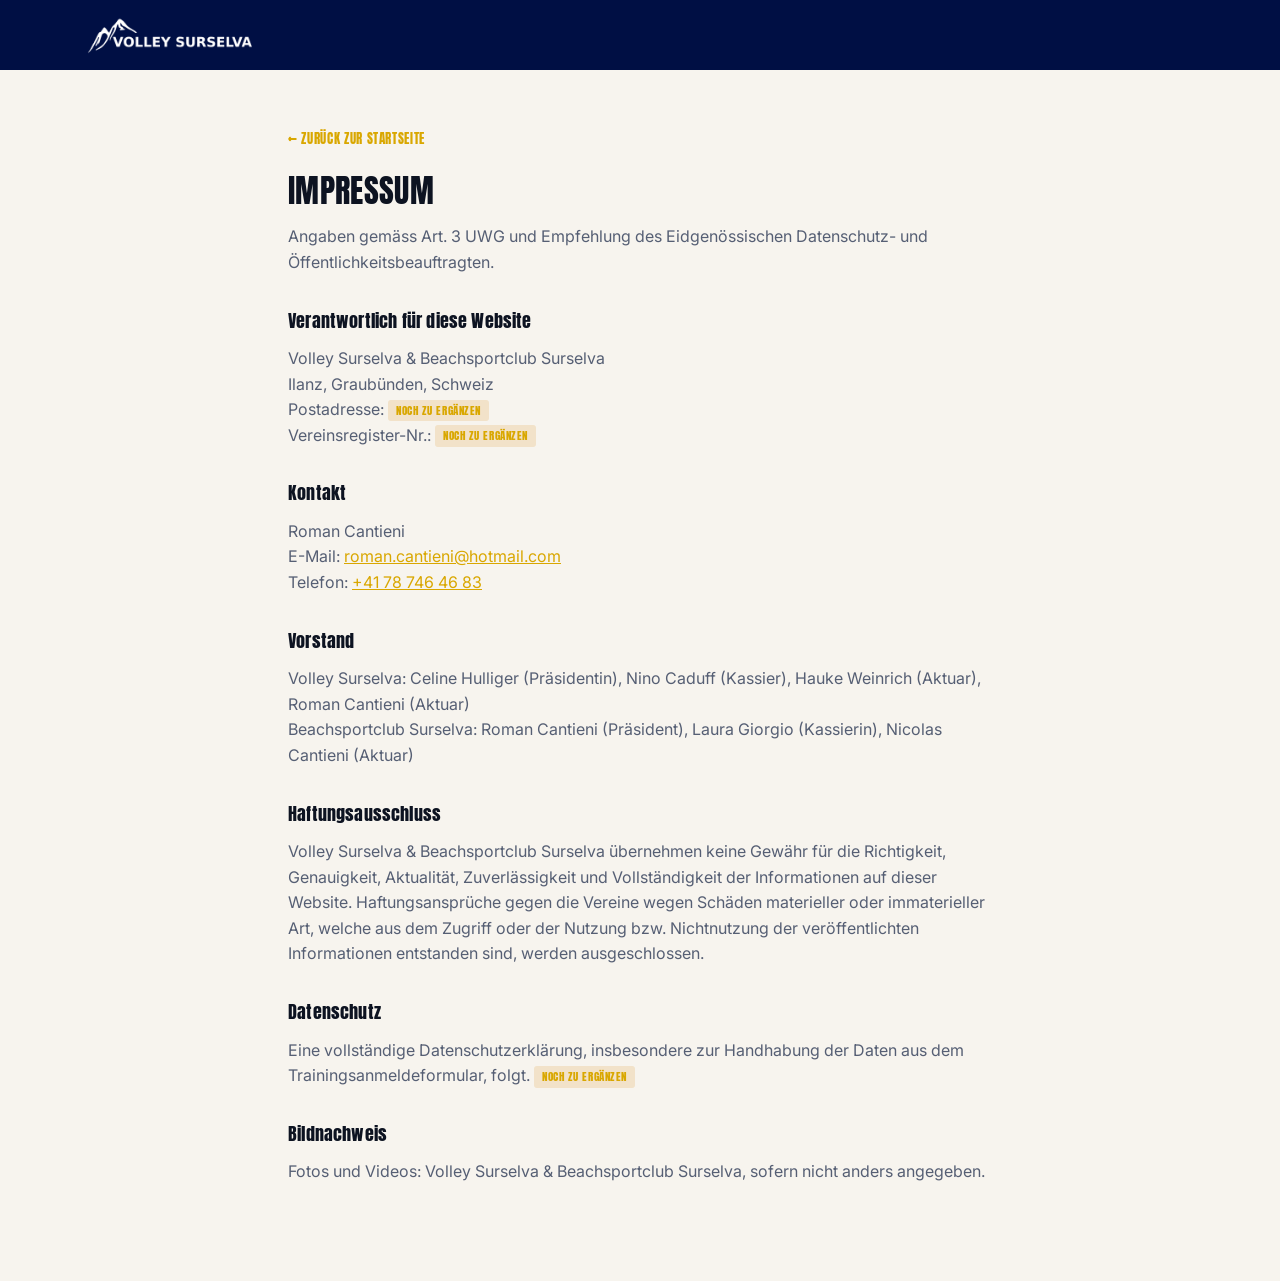
<file: impressum.html>
<!DOCTYPE html>
<html lang="de">
<head>
<meta charset="UTF-8">
<meta name="viewport" content="width=device-width, initial-scale=1.0">
<title>Impressum – Volley Surselva</title>
<meta name="description" content="Rechtliche Angaben zu Volley Surselva und dem Beachsportclub Surselva, den Vereinen hinter Hallenvolleyball und Beachvolleyball in der Surselva.">
<meta name="robots" content="noindex">
<link rel="preconnect" href="https://fonts.googleapis.com">
<link rel="preconnect" href="https://fonts.gstatic.com" crossorigin>
<link href="https://fonts.googleapis.com/css2?family=Anton&family=Oswald:wght@400;500;600;700&family=Inter:wght@400;500;600;700;800&display=swap" rel="stylesheet">
<link rel="stylesheet" href="style.css">
<style>
  .legal-wrap{ max-width:760px; margin:0 auto; padding:3.5rem 1.75rem 5rem; }
  .legal-wrap h1{ font-size:2rem; margin-bottom:0.4rem; }
  .legal-wrap h2{ font-size:1.1rem; text-transform:none; margin-top:2.2rem; }
  .legal-wrap p{ color:var(--ink-muted); }
  .legal-wrap a{ color:var(--sand-deep); }
  .tbd{ background:var(--sand-soft); color:var(--sand-deep); font-family:"Anton", "Oswald"; font-size:0.7rem; letter-spacing:0.05em; text-transform:uppercase; padding:0.15rem 0.5rem; border-radius:var(--radius); }
  .back-link{ display:inline-block; margin-bottom:1.5rem; font-family:"Anton", "Oswald"; font-size:0.82rem; letter-spacing:0.05em; text-transform:uppercase; color:var(--sand-deep); text-decoration:none; }
</style>
</head>
<body>

<header class="site-header">
  <div class="wrap navbar">
    <a href="home.html" class="logo"><img src="images/logo/volley-surselva-logo.png" alt="Volley Surselva" class="logo-img"></a>
  </div>
</header>

<main class="legal-wrap">
  <a href="home.html" class="back-link">← Zurück zur Startseite</a>
  <h1>Impressum</h1>
  <p>Angaben gemäss Art. 3 UWG und Empfehlung des Eidgenössischen Datenschutz- und Öffentlichkeitsbeauftragten.</p>

  <h2>Verantwortlich für diese Website</h2>
  <p>
    Volley Surselva & Beachsportclub Surselva<br>
    Ilanz, Graubünden, Schweiz<br>
    Postadresse: <span class="tbd">noch zu ergänzen</span><br>
    Vereinsregister-Nr.: <span class="tbd">noch zu ergänzen</span>
  </p>

  <h2>Kontakt</h2>
  <p>
    Roman Cantieni<br>
    E-Mail: <a href="mailto:roman.cantieni@hotmail.com">roman.cantieni@hotmail.com</a><br>
    Telefon: <a href="tel:+41787464683">+41 78 746 46 83</a>
  </p>

  <h2>Vorstand</h2>
  <p>
    Volley Surselva: Celine Hulliger (Präsidentin), Nino Caduff (Kassier), Hauke Weinrich (Aktuar), Roman Cantieni (Aktuar)<br>
    Beachsportclub Surselva: Roman Cantieni (Präsident), Laura Giorgio (Kassierin), Nicolas Cantieni (Aktuar)
  </p>

  <h2>Haftungsausschluss</h2>
  <p>Volley Surselva & Beachsportclub Surselva übernehmen keine Gewähr für die Richtigkeit, Genauigkeit, Aktualität, Zuverlässigkeit und Vollständigkeit der Informationen auf dieser Website. Haftungsansprüche gegen die Vereine wegen Schäden materieller oder immaterieller Art, welche aus dem Zugriff oder der Nutzung bzw. Nichtnutzung der veröffentlichten Informationen entstanden sind, werden ausgeschlossen.</p>

  <h2>Datenschutz</h2>
  <p>Eine vollständige Datenschutzerklärung, insbesondere zur Handhabung der Daten aus dem Trainingsanmeldeformular, folgt. <span class="tbd">noch zu ergänzen</span></p>

  <h2>Bildnachweis</h2>
  <p>Fotos und Videos: Volley Surselva & Beachsportclub Surselva, sofern nicht anders angegeben.</p>
</main>

</body>
</html>
</file>
<file: style.css>
:root{
  --navy:#000f44;
  --navy-deep:#000a30;
  --sand:#FFD737;
  --sand-rgb:255,215,55;
  --sand-deep:#D9A700;
  --sand-soft:#f2e2c9;
  --paper:#f7f4ee;
  --paper-raised:#ffffff;
  --ink:#0d1321;
  --ink-muted:#565f74;
  --line:#e0ddd3;
  --line-on-navy:rgba(255,255,255,0.18);
  --shadow: none;
  --radius: 3px;
}

@media (prefers-color-scheme: dark){
  :root:not([data-theme="light"]){
    --navy:#0b1a52;
    --navy-deep:#050c26;
    --sand:#FFD737;
    --sand-deep:#FFE066;
    --sand-soft:#2c2313;
    --paper:#0a0d16;
    --paper-raised:#141826;
    --ink:#eceef4;
    --ink-muted:#9aa1b5;
    --line:#242b3d;
    --line-on-navy:rgba(255,255,255,0.14);
    --shadow: none;
  }
}
:root[data-theme="dark"]{
  --navy:#0b1a52; --navy-deep:#050c26; --sand:#FFD737; --sand-deep:#FFE066; --sand-soft:#2c2313;
  --paper:#0a0d16; --paper-raised:#141826; --ink:#eceef4; --ink-muted:#9aa1b5; --line:#242b3d;
  --line-on-navy:rgba(255,255,255,0.14); --shadow: none;
}

*{ box-sizing:border-box; }
html{ scroll-behavior:smooth; }
body{
  margin:0;
  background-color:var(--paper);
  color:var(--ink);
  font-family:"Inter", -apple-system, "Segoe UI", sans-serif;
  font-size:16px;
  line-height:1.6;
  -webkit-font-smoothing:antialiased;
}
@media (prefers-reduced-motion: reduce){
  html{ scroll-behavior:auto; }
  *{ animation-duration:0.01ms !important; transition-duration:0.01ms !important; }
}

a{ color:inherit; }
a:focus-visible, button:focus-visible{ outline:2px solid var(--sand-deep); outline-offset:3px; }
img, video{ max-width:100%; }

h1,h2,h3{ font-family:"Anton", "Oswald", "Arial Narrow", sans-serif; font-weight:400; text-transform:uppercase; letter-spacing:0.01em; line-height:1.1; text-wrap:balance; margin:0 0 0.5em; color:var(--ink); }

.wrap{ max-width:1180px; margin:0 auto; padding:0 1.75rem; }
main > section[id]{ scroll-margin-top:84px; }
main > section, .site-footer{ padding:2.5rem 0; }
main > section + section{ border-top:1px solid var(--line); }
#gallery, #kontakt, #news, #vorstand{ background:var(--paper-raised); }

/* ============ INDOOR / BEACH ZONES ============
   Shared sections (News, Kalender, Gallery, Vorstand, Standorte, Kontakt) stay
   neutral since they serve both clubs. Teams (indoor-only) and the Beach-Anlage
   section (beach-only) get a soft frosted-glass color wash to tell them apart. */
.zone-indoor, .zone-beach{ position:relative; background:var(--paper-raised); border-left:3px solid var(--navy); }
.zone-beach{ border-left-color:var(--sand-deep); }
.zone-beach .stat-block{ background:rgba(207,154,92,0.1); border-color:rgba(207,154,92,0.3); }
.section-narrow{ max-width:760px; margin:0 auto; padding:2.5rem 1.75rem; text-align:center; }
.section-narrow .sec-dek{ margin-left:auto; margin-right:auto; }
.section-head{ margin-bottom:1.1rem; }
.section-head.center{ text-align:center; }
.section-head.center .sec-dek{ margin-left:auto; margin-right:auto; }
.section-head h2{ font-size:clamp(1.6rem, 3vw, 2.1rem); }
.sec-dek{ color:var(--ink-muted); max-width:60ch; }
.lead{ font-size:1.15rem; color:var(--ink-muted); max-width:62ch; margin:0 auto; }
.fine{ font-size:0.85rem; color:var(--ink-muted); }
.cal-note{ font-size:0.85rem; color:var(--sand-deep); margin:0; }
.eyebrow{ font-family:"Anton", "Oswald", sans-serif; font-size:0.78rem; letter-spacing:0.16em; text-transform:uppercase; color:var(--sand-deep); margin-bottom:0.4rem; }

/* ============ LANGUAGE TOGGLE ============
   Lives inline in the navbar on desktop, and inside the mobile drawer on
   small screens — never fixed/floating, so it can't sit on top of the
   burger button or the "Platz buchen" CTA. */
.lang-toggle{ display:flex; background:rgba(0,0,0,0.4); border-radius:4px; padding:3px; gap:2px; border:1px solid var(--line-on-navy); }
.lang-toggle--drawer{ align-self:flex-start; margin-bottom:1.3rem; }
.lang-btn{ font-family:"Anton", "Oswald"; font-size:0.72rem; letter-spacing:0.05em; padding:0.4rem 0.75rem; border-radius:2px; border:none; background:transparent; color:rgba(255,255,255,0.75); cursor:pointer; }
.lang-btn.active{ background:var(--sand); color:var(--navy-deep); font-weight:600; }

/* ============ BALL ============ */
.ball-icon{ display:block; width:100%; height:100%; border-radius:50%; object-fit:cover; }
@keyframes bg-drift{ from{ background-position: 0% 0%, 0% 0%, 0% 0%, 0% 0%; } to{ background-position: 3% 4%, -4% -3%, -3% -4%, 4% 3%; } }
@keyframes vb-spin{ to{ transform:rotate(360deg); } }
@keyframes vb-idle{ 0%,100%{ transform:translateY(0); } 50%{ transform:translateY(-10px); } }
@keyframes vb-roll-across{ 0%,100%{ transform:translateX(-46px); } 50%{ transform:translateX(46px); } }

/* ============ LOADER ============ */
.loader{ position:fixed; inset:0; z-index:999; background:var(--navy); display:flex; flex-direction:column; align-items:center; justify-content:center; gap:1.1rem; transition:opacity 0.5s ease, visibility 0.5s ease; }
.loader.hide{ opacity:0; visibility:hidden; pointer-events:none; }
.loader-track{ position:relative; width:200px; height:64px; }
.loader-ball{ position:absolute; left:50%; top:0; width:64px; height:64px; margin-left:-32px; animation: vb-roll-across 1.6s ease-in-out infinite; }
.loader-ball .ball-icon{ animation: vb-spin 0.8s linear infinite; }
.loader-label{ font-family:"Anton", "Oswald"; font-size:0.78rem; letter-spacing:0.14em; text-transform:uppercase; color:rgba(255,255,255,0.75); }
@media (prefers-reduced-motion: reduce){ .loader-ball, .loader-ball .ball-icon{ animation:none; } }

/* ============ HEADER / NAV ============ */
.site-header{ position:sticky; top:0; z-index:200; background:var(--navy); box-shadow:var(--shadow); transition:background-color 0.25s ease, box-shadow 0.25s ease; }
.site-header--overlay{ position:fixed; left:0; right:0; background:transparent; box-shadow:none; }
.site-header--overlay.scrolled{ background:var(--navy); box-shadow:var(--shadow); }
.navbar{ display:flex; align-items:center; justify-content:space-between; padding:1rem 1.75rem; gap:1.5rem; }
.logo{ display:flex; align-items:center; text-decoration:none; white-space:nowrap; }
.logo-img{ height:38px; width:auto; display:block; }
.footer-logo .logo-img{ height:42px; }
.links{ display:flex; gap:1.8rem; align-items:center; }
.links a{ position:relative; font-family:"Anton", "Oswald"; font-size:0.82rem; letter-spacing:0.05em; text-transform:uppercase; color:rgba(255,255,255,0.82); text-decoration:none; padding-bottom:0.3rem; transition:color 0.2s ease; }
.links a::after{ content:""; position:absolute; left:50%; right:50%; bottom:0; height:2px; background:var(--sand); transition:left 0.25s ease, right 0.25s ease; }
.links a:hover{ color:var(--sand); }
.links a:hover::after{ left:0; right:0; }
.nav-cta{ margin-left:auto; }
.drawer-toggle{ display:none; flex-direction:column; justify-content:center; gap:5px; background:none; border:none; padding:0.4rem; cursor:pointer; }
.drawer-toggle span{ width:22px; height:2px; background:#fff; display:block; transition:transform 0.25s ease, opacity 0.2s ease; }
.drawer-toggle.open span:nth-child(1){ transform:translateY(7px) rotate(45deg); }
.drawer-toggle.open span:nth-child(2){ opacity:0; }
.drawer-toggle.open span:nth-child(3){ transform:translateY(-7px) rotate(-45deg); }

/* ============ BUTTONS ============ */
.btn{
  font-family:"Anton", "Oswald"; font-size:0.85rem; letter-spacing:0.05em; text-transform:uppercase; font-weight:400;
  padding:0.75rem 1.5rem; border-radius:var(--radius); border:2px solid transparent; cursor:pointer;
  transition: background 0.15s ease, border-color 0.15s ease, color 0.15s ease;
  display:inline-flex; align-items:center; gap:0.5rem; text-decoration:none;
}
.btn[hidden]{ display:none; }
.btn-primary{ background:var(--sand); color:var(--navy-deep); }
.btn-primary:hover{ background:var(--sand-deep); }
.btn-secondary{ background:transparent; border-color:var(--navy); color:var(--navy); }
@media (prefers-color-scheme:dark){ :root:not([data-theme="light"]) .btn-secondary{ border-color:var(--ink); color:var(--ink); } }
:root[data-theme="dark"] .btn-secondary{ border-color:var(--ink); color:var(--ink); }
.btn-secondary:hover{ background:var(--navy); color:#fff; }

/* ============ DRAWER (mobile nav) ============ */
.drawer-backdrop{ position:fixed; inset:0; background:rgba(0,5,20,0.5); z-index:149; opacity:0; visibility:hidden; transition:opacity 0.3s ease, visibility 0.3s ease; }
.drawer-backdrop.open{ opacity:1; visibility:visible; }
.drawer{ position:fixed; top:0; right:0; bottom:0; width:min(300px, 84vw); background:var(--navy); color:#fff; z-index:150; padding:5.5rem 1.5rem 2rem; transform:translateX(100%); transition:transform 0.3s ease; }
.drawer.open{ transform:translateX(0); }
.drawer-split{ display:flex; gap:0.6rem; margin-bottom:1.4rem; }
.drawer-split a{ flex:1; text-align:center; padding:1rem 0.4rem; border-radius:var(--radius); font-family:"Anton", "Oswald"; font-size:0.9rem; letter-spacing:0.06em; text-transform:uppercase; text-decoration:none; color:#fff; }
.drawer-split .d-indoor{ background:rgba(255,255,255,0.1); }
.drawer-split .d-beach{ background:var(--sand); color:var(--navy-deep); font-weight:600; }
.drawer ul{ list-style:none; padding:0; margin:0; }
.drawer li{ border-top:1px solid var(--line-on-navy); }
.drawer li a{ display:block; padding:1rem 0.2rem; font-family:"Anton", "Oswald"; font-size:0.95rem; letter-spacing:0.03em; text-transform:uppercase; color:rgba(255,255,255,0.9); text-decoration:none; }

/* ============ HERO / COURT + NET ============ */
.hero-demo{ padding:0 !important; border-top:none !important; }
.court{ display:flex; position:relative; min-height:88vh; cursor:none; }
.hero-overlay{ position:absolute; top:0; left:0; right:0; z-index:3; text-align:center; padding:7rem 1.5rem 6rem; pointer-events:none; background:linear-gradient(180deg, rgba(0,5,20,0.78) 0%, rgba(0,5,20,0.5) 60%, transparent 100%); }
.hero-overlay .eyebrow{ color:var(--sand); }
.hero-overlay h1{ color:#fff; font-size:clamp(2rem, 5vw, 3.2rem); text-shadow:0 2px 8px rgba(0,0,0,0.35); }
.court-half{ flex:1; position:relative; display:flex; flex-direction:column; align-items:center; justify-content:center; padding:2rem; text-align:center; overflow:hidden; cursor:none; }
.court-half::after{ content:""; position:absolute; inset:0; background:rgba(0,0,0,0.18); transition:background 0.25s ease; }
.court-half:hover::after{ background:rgba(0,0,0,0.06); }
.court-half .content{ position:relative; z-index:1; color:#fff; }
.court-half .content .kicker{ font-family:"Anton", "Oswald"; font-size:0.8rem; letter-spacing:0.18em; opacity:0.85; margin-bottom:0.8rem; }
.court-half .content h2{ color:#fff; font-size:2.6rem; margin-bottom:1rem; }
.court-half .content .arrow{ font-family:"Anton", "Oswald"; font-size:0.8rem; letter-spacing:0.1em; border:1.5px solid rgba(255,255,255,0.7); border-radius:var(--radius); padding:0.55rem 1.4rem; display:inline-block; text-decoration:none; transition:background 0.2s ease, color 0.2s ease; cursor:none; }
.court-half:hover .arrow{ background:#fff; color:var(--navy-deep); }
.court-indoor{ background-color:var(--navy); background-size:cover; background-position:center; animation: ken-burns 14s ease-in-out infinite alternate; }
@keyframes ken-burns{ from{ background-size:100%; } to{ background-size:114%; } }
@media (prefers-reduced-motion: reduce){ .court-indoor{ animation:none; } }
.court-indoor::before{ content:""; position:absolute; inset:0; background:linear-gradient(0deg, rgba(0,10,40,0.55) 0%, rgba(0,10,40,0.1) 45%, rgba(0,10,40,0.35) 100%); }
.placeholder-badge{ position:absolute; top:4.8rem; left:1rem; z-index:2; font-family:"Anton", "Oswald"; font-size:0.68rem; letter-spacing:0.06em; text-transform:uppercase; background:rgba(var(--sand-rgb), 0.85); color:var(--navy-deep); padding:0.3rem 0.7rem; border-radius:0; font-weight:400; }
.court-beach{ background:var(--sand-deep); }
.beach-video{ position:absolute; inset:0; width:100%; height:100%; object-fit:cover; z-index:0; }

.court-seam{ width:3px; flex-shrink:0; position:relative; z-index:2; background:linear-gradient(180deg, transparent, rgba(255,255,255,0.55) 15%, rgba(255,255,255,0.55) 85%, transparent); box-shadow:0 0 16px rgba(255,255,255,0.4); }
.court-seam::after{
  content:""; position:absolute; top:50%; left:50%; width:46px; height:46px; margin:-23px 0 0 -23px; border-radius:50%;
  background-color:rgba(10,15,30,0.55); backdrop-filter:blur(4px); -webkit-backdrop-filter:blur(4px);
  border:1.5px solid rgba(255,255,255,0.65);
  background-image:
    repeating-linear-gradient(45deg, rgba(255,255,255,0.5) 0 1px, transparent 1px 7px),
    repeating-linear-gradient(-45deg, rgba(255,255,255,0.5) 0 1px, transparent 1px 7px);
  background-blend-mode:overlay;
}

.ball-wrap{ position:absolute; left:0; top:0; width:52px; height:52px; z-index:5; pointer-events:none; will-change:transform; }
.ball-inner{ width:100%; height:100%; animation: vb-idle 2.4s ease-in-out infinite; }
.ball-wrap .ball-icon{ animation: vb-spin 3s linear infinite; }
.hero-doodle{
  position:absolute; left:100%; top:-6px; margin-left:10px; white-space:nowrap;
  font-family:"Caveat", cursive; font-size:1.5rem; color:#fff; transform:rotate(-6deg);
  text-shadow:0 2px 6px rgba(0,0,0,0.4); pointer-events:none; opacity:0.9;
}
.ball-wrap.following .hero-doodle{ opacity:0; transition:opacity 0.2s ease; }
@media (max-width:900px){ .hero-doodle{ display:none; } }
.ball-wrap.following .ball-inner{ animation:none; }
@media (prefers-reduced-motion: reduce){ .ball-inner, .ball-wrap .ball-icon{ animation:none; } }
@media (hover:none){ .ball-wrap{ display:none; } .court, .court-half, .court-half .content .arrow, .intro-band{ cursor:auto; } }

/* ============ VIDEO MODAL ============ */
.modal-overlay{ position:fixed; inset:0; z-index:500; background:rgba(0,10,48,0.88); display:flex; align-items:center; justify-content:center; padding:2rem; opacity:0; visibility:hidden; transition:opacity 0.25s ease, visibility 0.25s ease; }
.modal-overlay.open{ opacity:1; visibility:visible; }
.modal-box{ position:relative; width:min(880px, 100%); background:var(--paper-raised); border-radius:var(--radius); overflow:hidden; transform:scale(0.96); transition:transform 0.25s ease; }
.modal-overlay.open .modal-box{ transform:scale(1); }
.modal-close{ position:absolute; top:0.8rem; right:0.8rem; z-index:2; width:36px; height:36px; border-radius:50%; border:none; background:rgba(0,0,0,0.5); color:#fff; font-size:1rem; cursor:pointer; }
.modal-box video{ width:100%; max-height:60vh; display:block; background:#000; }
.modal-footer{ padding:1.2rem 1.5rem 1.5rem; text-align:center; }
.modal-footer p{ color:var(--ink-muted); margin:0 0 1rem; }
.modal-facts{ display:grid; grid-template-columns:repeat(3, 1fr); gap:1.2rem; text-align:left; margin-bottom:1.4rem; padding-top:1rem; border-top:1px solid var(--line); }
.modal-fact-label{ font-family:"Anton", "Oswald"; font-size:0.72rem; letter-spacing:0.06em; text-transform:uppercase; color:var(--sand-deep); margin-bottom:0.4rem; }
.modal-fact ul{ margin:0; padding-left:1.1rem; font-size:0.82rem; color:var(--ink-muted); }
.modal-fact li{ margin-bottom:0.25rem; }
.modal-fact p{ font-size:0.82rem; margin:0; }
.modal-fact p a{ color:var(--sand-deep); text-decoration:underline; }
.event-modal-box{ width:min(480px, 100%); }
.event-modal-box .modal-footer{ text-align:center; padding-top:2.4rem; }
.event-modal-box h3{ font-size:1.3rem; margin-bottom:1.1rem; }
.event-modal-facts{ list-style:none; margin:0 0 0.4rem; padding:0; text-align:left; display:flex; flex-direction:column; gap:0.6rem; }
.event-modal-facts li{ position:relative; padding-left:1.15rem; color:var(--ink-muted); font-size:0.92rem; line-height:1.4; }
.event-modal-facts li::before{ content:""; position:absolute; left:0; top:0.55em; width:6px; height:6px; background:var(--sand); }
.event-modal-facts li strong{ color:var(--ink); font-weight:600; }
.event-modal-ctas{ display:flex; gap:0.8rem; flex-wrap:wrap; justify-content:center; margin-top:1rem; }
@media (max-width:640px){ .modal-facts{ grid-template-columns:1fr; } }

/* ============ MOTION ============ */
.reveal{ opacity:0; transform:translateY(18px); transition:opacity 0.6s ease, transform 0.6s ease; }
.reveal.visible{ opacity:1; transform:translateY(0); }

/* ============ INTRO BAND ============ */
.intro-band{ position:relative; overflow:hidden; min-height:92vh; display:flex; align-items:center; padding:6.5rem 0 3rem; cursor:none; }
.intro-band-photo-bg{ position:absolute; inset:0; width:100%; height:100%; object-fit:cover; z-index:0; filter:saturate(1.25) contrast(1.08); }
.intro-band-veil{ position:absolute; inset:0; background:linear-gradient(180deg, rgba(0,5,20,0.55) 0%, rgba(0,5,20,0.12) 45%, rgba(0,5,20,0.5) 100%); z-index:0; }
.intro-band-content{ position:relative; z-index:1; width:100%; }
.intro-band-hook{
  color:#fff; text-align:center; margin:0 auto 1.2rem; line-height:0.98;
  font-size:clamp(2.6rem, 9vw, 6.2rem);
}
.intro-band-hook span{ display:block; text-shadow:0 3px 16px rgba(0,0,0,0.6), 0 1px 3px rgba(0,0,0,0.5); }
.hook-accent{ color:var(--sand); }
.intro-band .lead{
  color:#fff; font-family:"Oswald", sans-serif; font-weight:600; font-size:1.35rem;
  max-width:68ch; margin:0 auto; text-align:center; letter-spacing:0.01em; text-transform:none;
  text-shadow:0 1px 4px rgba(0,0,0,0.35);
}
.hero-ctas{ display:flex; gap:0.9rem; justify-content:center; flex-wrap:wrap; margin:1.7rem auto 0; position:relative; z-index:1; }
.intro-band .btn-secondary{ border-color:rgba(255,255,255,0.8); color:#fff; }
.intro-band .btn-secondary:hover{ background:#fff; color:var(--navy-deep); }

/* ============ TEAM SLIDER ============ */
.team-slider{ position:relative; padding:0.4rem 0 0.6rem; }
.team-slider-wrap{ position:relative; }
.team-slider-track{
  display:flex; gap:1.1rem; overflow-x:auto; scroll-snap-type:x mandatory; scroll-behavior:smooth;
  -webkit-overflow-scrolling:touch; padding:0.3rem 0.1rem 0.6rem; scrollbar-width:none;
}
.team-slider-track::-webkit-scrollbar{ display:none; }
.team-slide{
  scroll-snap-align:start; flex:0 0 min(480px, 78vw); height:320px; border-radius:var(--radius); position:relative;
  overflow:hidden; cursor:pointer; background-size:cover; background-position:center; background-color:var(--navy);
  border:none; padding:0; text-align:left; box-shadow:var(--shadow); transition:box-shadow 0.2s ease;
}
.team-slide:hover{ filter:brightness(1.05); }
.team-slide::after{ content:""; position:absolute; inset:0; background:linear-gradient(0deg, rgba(0,5,20,0.88) 0%, rgba(0,5,20,0.15) 55%, rgba(0,5,20,0.3) 100%); }
.team-slide-placeholder{ background-image:repeating-linear-gradient(135deg, var(--sand-soft), var(--sand-soft) 10px, var(--navy) 10px, var(--navy) 20px); }
.team-slide-badge{
  position:absolute; top:1rem; left:1rem; z-index:1; font-family:"Anton", "Oswald"; font-size:0.68rem; letter-spacing:0.06em;
  text-transform:uppercase; background:rgba(var(--sand-rgb), 0.85); color:var(--navy-deep); padding:0.3rem 0.7rem; border-radius:0; font-weight:600;
}
.team-slide-badge-right{ left:auto; right:1rem; background:rgba(0,0,0,0.5); color:#fff; }
.team-slide-badge-recruit{
  background:none; color:var(--sand); padding:0; text-shadow:0 1px 3px rgba(0,0,0,0.7);
  opacity:0; transition:opacity 0.2s ease;
}
.team-slide:hover .team-slide-badge-recruit, .team-slide:focus-visible .team-slide-badge-recruit{ opacity:1; }
@media (hover:none){ .team-slide-badge-recruit{ opacity:1; } }
.team-slide-content{ position:absolute; left:0; right:0; bottom:0; z-index:1; padding:1.4rem; display:flex; flex-direction:column; gap:0.2rem; color:#fff; }
.team-slide-level{
  align-self:flex-start; font-family:"Anton", "Oswald"; font-size:0.64rem; letter-spacing:0.05em; text-transform:uppercase;
  color:#fff; background:rgba(255,255,255,0.16); border:1px solid rgba(255,255,255,0.4); padding:0.22rem 0.6rem; margin-bottom:0.4rem;
}
.team-slide-cat{ font-family:"Anton", "Oswald"; font-size:0.7rem; letter-spacing:0.1em; text-transform:uppercase; color:var(--sand); }
.team-slide-name{ font-family:"Anton", "Oswald"; font-size:1.6rem; font-weight:400; text-transform:uppercase; line-height:1.05; }
.team-slide-meta{ font-size:0.85rem; color:rgba(255,255,255,0.85); margin-top:0.2rem; }
.team-slide-more{ font-family:"Anton", "Oswald"; font-size:0.78rem; letter-spacing:0.04em; text-transform:uppercase; color:var(--sand); margin-top:0.6rem; }
.team-slider-arrow{
  position:absolute; top:50%; margin-top:-22px; width:44px; height:44px; border-radius:50%; border:none; z-index:2;
  background:var(--paper-raised); color:var(--ink); box-shadow:var(--shadow); font-size:1.4rem; line-height:1; cursor:pointer;
  display:flex; align-items:center; justify-content:center;
}
.team-slider-prev{ left:0.4rem; }
.team-slider-next{ right:0.4rem; }
.team-slider-dots{ display:flex; justify-content:center; gap:0.5rem; margin-top:0.8rem; }
.team-slider-dot{ width:8px; height:8px; border-radius:50%; background:var(--line); border:none; cursor:pointer; padding:0; transition:width 0.2s ease, background 0.2s ease; }
.team-slider-dot.active{ background:var(--sand); width:24px; border-radius:999px; }
@media (max-width:700px){ .team-slider-arrow{ display:none; } }
.team-modal-box{ max-height:min(88vh, 820px); overflow-x:hidden; overflow-y:auto; }
.team-modal-photo{ height:320px; background-size:cover; background-position:center 20%; background-color:var(--navy); }
.team-modal-desc{ color:var(--ink-muted); font-size:0.92rem; line-height:1.5; margin:-0.4rem 0 1.3rem; }
.team-modal-facts{ display:flex; flex-wrap:wrap; justify-content:center; gap:1.4rem; text-align:center; margin-bottom:1.2rem; }
.team-modal-facts .modal-fact{ flex:0 1 160px; text-align:center; }
.team-modal-ctas{ display:flex; gap:0.8rem; flex-wrap:wrap; justify-content:center; margin-bottom:1.4rem; }
.team-modal-league{ border-top:1px solid var(--line); padding-top:1.4rem; text-align:left; }
.team-modal-tables{ display:grid; grid-template-columns:1fr 1fr; gap:1.6rem; }
.team-modal-table-col h4{ font-family:"Anton", "Oswald"; font-size:0.78rem; letter-spacing:0.06em; text-transform:uppercase; color:var(--sand-deep); margin:0 0 0.5rem; }
.team-table{ width:100%; border-collapse:collapse; font-size:0.82rem; }
.team-table th{ text-align:left; font-family:"Anton", "Oswald"; font-size:0.68rem; letter-spacing:0.04em; text-transform:uppercase; color:var(--ink-muted); padding:0.35rem 0.4rem; border-bottom:1px solid var(--line); }
.team-table td{ padding:0.4rem; border-bottom:1px solid var(--line); font-variant-numeric:tabular-nums; }
.team-table tbody tr:last-child td{ border-bottom:none; }
.team-modal-stand{ margin-top:1rem; }
@media (max-width:640px){ .team-modal-tables{ grid-template-columns:1fr; } }

/* ============ NEU HIER / STEPS ============ */
.steps-row{ display:grid; grid-template-columns:repeat(3, 1fr); gap:1.8rem; margin-top:1.8rem; }
.step{ text-align:center; }
.step-num{
  display:flex; align-items:center; justify-content:center; width:44px; height:44px; margin:0 auto 0.8rem;
  border-radius:50%; background:var(--sand); color:var(--navy-deep); font-family:"Anton", "Oswald"; font-size:1.25rem;
}
.step p{ margin:0; color:var(--ink-muted); font-size:0.92rem; line-height:1.4; }
@media (max-width:700px){ .steps-row{ grid-template-columns:1fr; gap:1.3rem; max-width:360px; margin-left:auto; margin-right:auto; } }

/* ============ EVENT CARDS ============ */
.event-card-row{ display:grid; grid-template-columns:repeat(4, 1fr); gap:0.85rem; }
.event-card{
  position:relative; height:190px; border-radius:var(--radius); overflow:hidden; border:none; cursor:pointer;
  background-size:cover; background-position:center; padding:0.85rem;
  display:flex; flex-direction:column; justify-content:space-between; align-items:flex-start; text-align:left;
  transition:box-shadow 0.2s ease; box-shadow:var(--shadow);
}
.event-card::after{ content:""; position:absolute; inset:0; background:linear-gradient(0deg, rgba(0,5,20,0.92) 0%, rgba(0,5,20,0.1) 55%, rgba(0,5,20,0.4) 100%); z-index:0; }
.event-card:hover{ filter:brightness(1.05); }
.event-card:focus-visible{ outline:3px solid var(--sand); outline-offset:2px; }
.event-card-date{ position:relative; z-index:1; font-family:"Anton", "Oswald"; font-size:0.62rem; letter-spacing:0.04em; text-transform:uppercase; color:#fff; background:rgba(0,0,0,0.4); padding:0.25rem 0.5rem; border-radius:0; }
.event-card-bottom{ position:relative; z-index:1; display:flex; flex-direction:column; gap:0.1rem; }
.event-card-meta{ font-family:"Inter"; font-size:0.68rem; color:rgba(255,255,255,0.75); }
.event-card-name{ font-family:"Anton", "Oswald"; font-weight:400; font-size:1.5rem; color:var(--sand); text-transform:uppercase; line-height:1; }
@media (max-width:900px){ .event-card-row{ grid-template-columns:repeat(2, 1fr); } }
@media (max-width:520px){ .event-card-row{ grid-template-columns:1fr; } .event-card{ height:170px; } }

/* ============ NEWS ============ */
.press-ring-row{ display:flex; flex-wrap:wrap; gap:1.6rem; justify-content:center; }
.press-ring{ background:none; border:none; cursor:pointer; color:inherit; display:flex; flex-direction:column; align-items:center; gap:0.6rem; font:inherit; padding:0; }
.press-ring-photo{ width:110px; height:110px; border-radius:50%; background-size:cover; background-position:center; filter:grayscale(1) contrast(1.05); border:3px solid var(--line); transition:transform 0.25s ease, filter 0.25s ease, border-color 0.25s ease; }
.press-ring:hover .press-ring-photo, .press-ring:focus-visible .press-ring-photo{ filter:grayscale(0); transform:scale(1.06); border-color:var(--sand); }
.press-ring:focus-visible{ outline:none; }
.press-ring-source{ font-family:"Anton", "Oswald"; font-size:0.85rem; }
.press-ring-date{ font-size:0.74rem; color:var(--ink-muted); font-variant-numeric:tabular-nums; }
.press-ring-noimg{ background:var(--navy); filter:none; display:flex; align-items:center; justify-content:center; }
.press-ring-link:hover .press-ring-noimg, .press-ring-link:focus-visible .press-ring-noimg{ transform:scale(1.06); border-color:var(--sand); }
.press-ring-icon{ width:34px; height:34px; color:#fff; }
.press-ring-link{ text-decoration:none; color:inherit; }
.press-modal-box{ width:min(560px, 100%); }
.press-modal-photo{ display:block; width:100%; max-height:80vh; object-fit:contain; background:var(--navy); }

/* ============ VORSTAND ============ */
.board-row{ display:flex; align-items:center; flex-wrap:wrap; gap:0.7rem; margin-bottom:0.8rem; padding-bottom:0.8rem; border-bottom:1px solid var(--line); }
.board-row:last-child{ margin-bottom:0; border-bottom:none; }
.board-club-label{ font-family:"Anton", "Oswald"; font-size:0.72rem; letter-spacing:0.05em; text-transform:uppercase; width:100%; margin-bottom:0.2rem; }
.board-club-label-indoor{ color:var(--sand); }
.board-club-label-beach{ color:var(--sand-deep); }
.board-chip{ display:flex; align-items:center; gap:0.55rem; background:var(--paper-raised); border:1px solid var(--line); border-radius:var(--radius); padding:0.35rem 0.9rem 0.35rem 0.35rem; font-size:0.82rem; }
.board-chip strong{ color:var(--ink); font-weight:600; }
.board-chip span:not(.board-photo){ color:var(--ink-muted); font-size:0.78rem; }
.board-photo{ flex-shrink:0; width:30px; height:30px; border-radius:50%; background-color:var(--line); background-image:url("data:image/svg+xml,%3Csvg xmlns='http://www.w3.org/2000/svg' viewBox='0 0 24 24'%3E%3Ccircle cx='12' cy='8' r='4' fill='%23ffffff' fill-opacity='.75'/%3E%3Cpath d='M4 21c0-4.4 3.6-8 8-8s8 3.6 8 8' fill='%23ffffff' fill-opacity='.75'/%3E%3C/svg%3E"); background-size:60%; background-position:center 30%; background-repeat:no-repeat; }
.board-photo-indoor{ background-color:var(--navy); }
.board-photo-beach{ background-color:var(--sand-deep); }

/* ============ CONTACT FORM ============ */
.contact-form{ text-align:left; margin-top:1.6rem; }
.form-row{ display:grid; grid-template-columns:1fr 1fr; gap:1rem; margin-bottom:1rem; }
.contact-form label{ display:flex; flex-direction:column; gap:0.4rem; font-size:0.82rem; color:var(--ink-muted); font-family:"Anton", "Oswald"; letter-spacing:0.03em; text-transform:uppercase; }
.form-full{ margin-bottom:1rem; }
.contact-form input, .contact-form select, .contact-form textarea{
  font-family:"Inter"; font-size:0.95rem; color:var(--ink); background:var(--paper-raised);
  border:1px solid var(--line); border-radius:var(--radius); padding:0.7rem 0.9rem; text-transform:none; letter-spacing:normal;
}
.contact-form input:focus, .contact-form select:focus, .contact-form textarea:focus{ outline:2px solid var(--sand-deep); outline-offset:1px; }
.contact-form button{ border:none; }
.contact-form .fine{ margin-top:0.8rem; }
@media (max-width:640px){ .form-row{ grid-template-columns:1fr; } }

/* ============ TWO COL / STATS ============ */
.two-col{ display:grid; grid-template-columns:1.4fr 1fr; gap:2.5rem; align-items:center; }
.stat-block{ text-align:center; background:var(--paper-raised); border:1px solid var(--line); border-radius:var(--radius); padding:1.4rem 1rem; box-shadow:var(--shadow); }
.stat-block .num{ display:block; font-family:"Anton", "Oswald"; font-weight:400; font-size:6.5rem; line-height:0.9; color:var(--sand); }
.stat-block .cap{ font-family:"Anton", "Oswald"; font-size:1rem; text-transform:uppercase; letter-spacing:0.04em; color:var(--ink-muted); }

/* ============ BEACH-ANLAGE ============ */
.beach-video-wrap{ border-radius:var(--radius); overflow:hidden; box-shadow:var(--shadow); border:1px solid var(--line); background:#000; margin-bottom:1.6rem; }
.beach-video-wrap video{ width:100%; max-height:520px; display:block; }
.beach-anlage-grid{ display:grid; grid-template-columns:2.2fr 1fr; gap:1.6rem; align-items:start; margin-bottom:1.6rem; }
.beach-anlage-grid .modal-facts{ margin-bottom:0; border-top:none; padding-top:0; }
.beach-anlage-grid .stat-block{ display:flex; flex-direction:column; align-items:center; justify-content:center; }
.beach-anlage-ctas{ display:flex; gap:0.9rem; flex-wrap:wrap; }
@media (max-width:820px){ .beach-anlage-grid{ grid-template-columns:1fr; } }

/* ============ CALENDAR ============ */
.cal-embed-wrap{ border-radius:var(--radius); overflow:hidden; box-shadow:var(--shadow); border:1px solid var(--line); background:#fff; }
.cal-embed{ width:100%; height:384px; border:0; display:block; }
@media (min-width:701px){ .cal-embed-wrap{ max-width:60%; margin:0 auto; } }
.cal-book{ background:var(--navy); color:#fff; border-radius:var(--radius); padding:1.6rem 1.4rem; box-shadow:var(--shadow); margin-top:1.2rem; }
.cal-book-row{ display:flex; align-items:center; gap:1.2rem; text-align:left; }
.cal-book-row > div{ flex:1; }
.cal-book h3{ color:#fff; font-size:1.1rem; margin-bottom:0.4rem; }
.cal-book p{ color:rgba(255,255,255,0.75); font-size:0.85rem; margin:0; }
.cal-book-row .btn{ flex-shrink:0; }
.fine.center{ text-align:center; max-width:60ch; margin:1.4rem auto 0; }
.fine.center a{ color:var(--sand-deep); text-decoration:underline; }
@media (max-width:700px){ .cal-book-row{ flex-direction:column; text-align:center; } .cal-embed{ height:312px; } }

/* ============ GALLERY / VIDEO GRID ============ */
.gallery-viewport{ overflow:hidden; width:100%; -webkit-mask-image:linear-gradient(90deg, transparent, #000 4%, #000 96%, transparent); mask-image:linear-gradient(90deg, transparent, #000 4%, #000 96%, transparent); }
.gallery-grid{ display:flex; gap:0.75rem; width:max-content; animation: gallery-scroll 55s linear infinite; }
.gallery-viewport:hover .gallery-grid, .gallery-viewport:focus-within .gallery-grid{ animation-play-state:paused; }
@keyframes gallery-scroll{ from{ transform:translateX(0); } to{ transform:translateX(-50%); } }
.gallery-grid img{ width:260px; height:220px; flex-shrink:0; object-fit:cover; border-radius:4px; display:block; box-shadow:var(--shadow); }
@media (prefers-reduced-motion: reduce){ .gallery-grid{ animation:none; } .gallery-viewport{ overflow-x:auto; -webkit-mask-image:none; mask-image:none; } }
@media (max-width:480px){ .gallery-grid img{ width:200px; height:170px; } }
.video-grid{ display:grid; grid-template-columns:repeat(auto-fill, minmax(260px, 1fr)); gap:1.25rem; }
.video-grid video{ width:100%; height:280px; object-fit:contain; border-radius:8px; display:block; background:#000; }
.video-grid figcaption{ margin-top:0.4rem; font-size:0.85rem; color:var(--ink-muted); }

/* ============ MAPS ============ */
.map-grid{ display:flex; gap:0.8rem; justify-content:center; flex-wrap:wrap; }
.section-narrow .map-grid{ margin-top:1.4rem; }
.map-pin-row{ display:flex; align-items:center; gap:0.7rem; background:var(--paper-raised); border:1px solid var(--line); border-radius:var(--radius); padding:0.6rem 1.3rem 0.6rem 0.7rem; text-decoration:none; color:var(--ink); transition:border-color 0.2s ease; }
.map-pin-row:hover{ border-color:var(--sand); }
.map-pin-icon{ width:22px; height:22px; flex-shrink:0; color:var(--sand-deep); }
.map-info{ display:flex; flex-direction:column; }
.map-info-title{ font-family:"Anton", "Oswald"; font-size:0.88rem; text-transform:uppercase; letter-spacing:0.02em; }
.map-info-sub{ font-size:0.76rem; color:var(--ink-muted); }

/* ============ FOOTER ============ */
.site-footer{ background:var(--navy); color:rgba(255,255,255,0.85); position:relative; overflow:hidden; }
.site-footer .net-accent{ position:absolute; left:0; right:0; top:0; height:46px; background-image: repeating-linear-gradient(45deg, rgba(255,255,255,0.12) 0 1px, transparent 1px 10px), repeating-linear-gradient(-45deg, rgba(255,255,255,0.12) 0 1px, transparent 1px 10px); }
.footer-grid{ display:grid; grid-template-columns:1.4fr 1fr 1fr; gap:2rem; padding-bottom:2rem; }
.site-footer h3{ color:#fff; font-size:0.9rem; margin-bottom:0.6rem; }
.footer-logo{ color:#fff; margin-bottom:0.6rem; }
.site-footer .fine{ color:rgba(255,255,255,0.6); }
.site-footer a{ text-decoration:none; }
.site-footer a:hover{ text-decoration:underline; }
.copyright{ border-top:1px solid var(--line-on-navy); padding-top:1.2rem; }
.copyright a{ color:rgba(255,255,255,0.75); }
.copyright-link{ margin-left:0.8rem; padding-left:0.8rem; border-left:1px solid var(--line-on-navy); }

/* ============ SOCIAL ============ */
.social-row{ display:flex; gap:1.2rem; flex-wrap:wrap; }
.social-icon{ display:flex; flex-direction:column; align-items:center; gap:0.4rem; text-decoration:none; color:rgba(255,255,255,0.85); }
.social-icon svg{ width:34px; height:34px; padding:7px; border-radius:50%; border:1.5px solid rgba(255,255,255,0.35); transition:border-color 0.2s ease, color 0.2s ease, transform 0.2s ease; }
.social-icon:hover svg{ border-color:var(--sand); color:var(--sand); transform:translateY(-2px); }
.social-icon span{ font-size:0.72rem; font-family:"Anton", "Oswald"; letter-spacing:0.02em; }

/* ============ SPONSORS ============ */
.sponsor-strip{
  position:relative; padding:2rem 0; overflow:hidden;
  background:rgba(150, 180, 240, 0.18);
  backdrop-filter:blur(16px) saturate(160%);
  -webkit-backdrop-filter:blur(16px) saturate(160%);
  border-top:1px solid rgba(255,255,255,0.12);
  border-bottom:1px solid rgba(255,255,255,0.12);
}
.sponsor-strip .eyebrow{ text-align:center; color:var(--sand-deep); }
.sponsor-viewport{
  overflow:hidden; width:100%; margin-top:1.4rem;
  -webkit-mask-image:linear-gradient(90deg, transparent, #000 6%, #000 94%, transparent);
  mask-image:linear-gradient(90deg, transparent, #000 6%, #000 94%, transparent);
}
.sponsor-track{ display:flex; align-items:center; gap:3rem; width:max-content; animation: gallery-scroll 28s linear infinite; }
.sponsor-viewport:hover .sponsor-track, .sponsor-viewport:focus-within .sponsor-track{ animation-play-state:paused; }
.sponsor-track img{ height:48px; width:auto; max-width:168px; object-fit:contain; opacity:0.8; flex-shrink:0; transition:opacity 0.2s ease; }
.sponsor-track img:hover{ opacity:1; }
@media (max-width:480px){ .sponsor-track img{ height:36px; } .sponsor-track{ gap:2rem; } }
@media (prefers-reduced-motion: reduce){
  .sponsor-track{ animation:none; }
  .sponsor-viewport{ overflow-x:auto; -webkit-mask-image:none; mask-image:none; }
}

/* ============ CAMP / RETREAT PROMO ============ */
.camp-promo{
  position:fixed; left:1.2rem; bottom:1.2rem; z-index:400; width:min(340px, calc(100vw - 2.4rem));
  background:var(--paper-raised); border:1px solid var(--line); border-radius:var(--radius);
  padding:1.1rem 1.2rem 1.2rem 3.6rem; display:flex; flex-direction:column; gap:0.5rem;
  transform:translateY(140%); opacity:0; transition:transform 0.5s cubic-bezier(0.2,0.8,0.2,1), opacity 0.4s ease;
}
.camp-promo[hidden]{ display:flex; visibility:hidden; pointer-events:none; }
.camp-promo.show{ transform:translateY(0); opacity:1; visibility:visible; pointer-events:auto; }
.camp-promo-close{ position:absolute; top:0.6rem; right:0.6rem; width:26px; height:26px; border-radius:50%; border:none; background:var(--paper); color:var(--ink-muted); cursor:pointer; font-size:0.8rem; }
.camp-promo-ball{ position:absolute; left:-6px; top:50%; width:56px; height:56px; margin-top:-28px; }
.camp-promo.show .camp-promo-ball{ animation: camp-ball-roll-in 0.7s cubic-bezier(0.2,0.7,0.3,1.2) both; }
@keyframes camp-ball-roll-in{ from{ transform:translateX(-90px) rotate(-260deg); opacity:0; } to{ transform:translateX(0) rotate(0deg); opacity:1; } }
.camp-promo-title{ font-family:"Anton", "Oswald"; font-size:0.98rem; text-transform:uppercase; letter-spacing:0.02em; }
.camp-promo-text{ font-size:0.84rem; color:var(--ink-muted); margin:0; }
.camp-promo .btn{ align-self:flex-start; padding:0.55rem 1.1rem; font-size:0.78rem; margin-top:0.2rem; }
@media (prefers-reduced-motion: reduce){ .camp-promo{ transition:opacity 0.3s ease; transform:none; } .camp-promo.show .camp-promo-ball{ animation:none; } }
@media (max-width:640px){
  .camp-promo{ left:0.7rem; right:0.7rem; bottom:0.7rem; width:auto; padding:1rem 1.1rem 1.1rem 3.4rem; }
}

@media (max-width:900px){
  .links, .nav-cta, .lang-toggle--inline{ display:none; }
  .drawer-toggle{ display:flex; }
  .court{ flex-direction:column; min-height:auto; }
  .court-half{ min-height:340px; }
  .court-seam{ width:100%; height:3px; background:linear-gradient(90deg, transparent, rgba(255,255,255,0.55) 15%, rgba(255,255,255,0.55) 85%, transparent); }
  .hero-overlay{ padding:5.5rem 1.2rem 3rem; }
  .two-col{ grid-template-columns:1fr; text-align:center; }
  .two-col .btn, .two-col .fine{ margin-left:auto; margin-right:auto; }
  .footer-grid{ grid-template-columns:1fr; gap:1.5rem; }
  .cal-panel{ grid-template-columns:1fr; }
  .cal-timeline{ flex-wrap:wrap; }
  .cal-pill{ flex-basis:30%; }
  .map-grid{ grid-template-columns:1fr; }
}

@media (max-width:480px){
  .wrap{ padding:0 1.1rem; }
  main > section, .site-footer{ padding:2rem 0; }
  .section-head h2{ font-size:1.5rem; }
  .court-half .content h2{ font-size:2.1rem; }
  .court-half .content{ padding:0 0.5rem; }
  .press-ring-photo{ width:88px; height:88px; }
  .press-ring-icon{ width:27px; height:27px; }
  .press-ring-row{ gap:1.1rem; }
  .event-card{ height:170px; }
  .drawer{ width:min(280px, 88vw); padding:5rem 1.2rem 2rem; }
  .cal-embed{ height:276px; }
}
</file>
